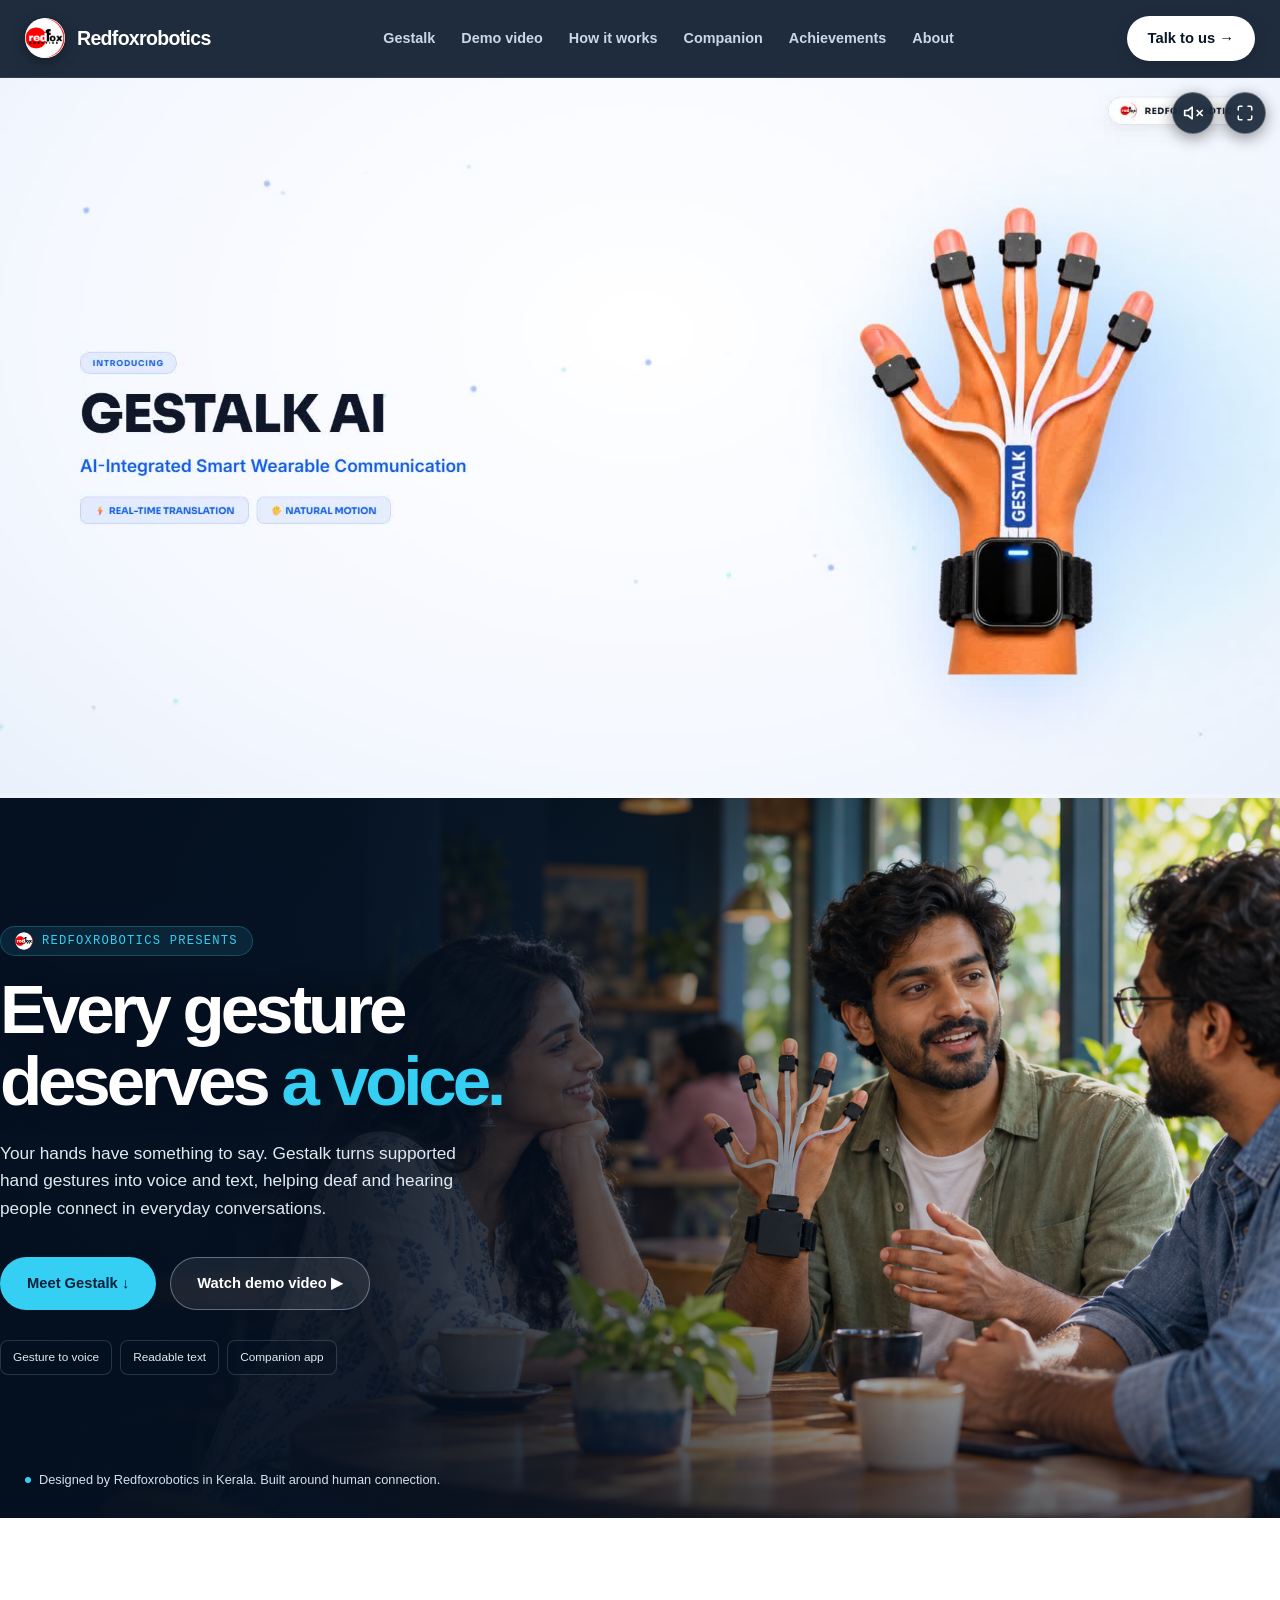
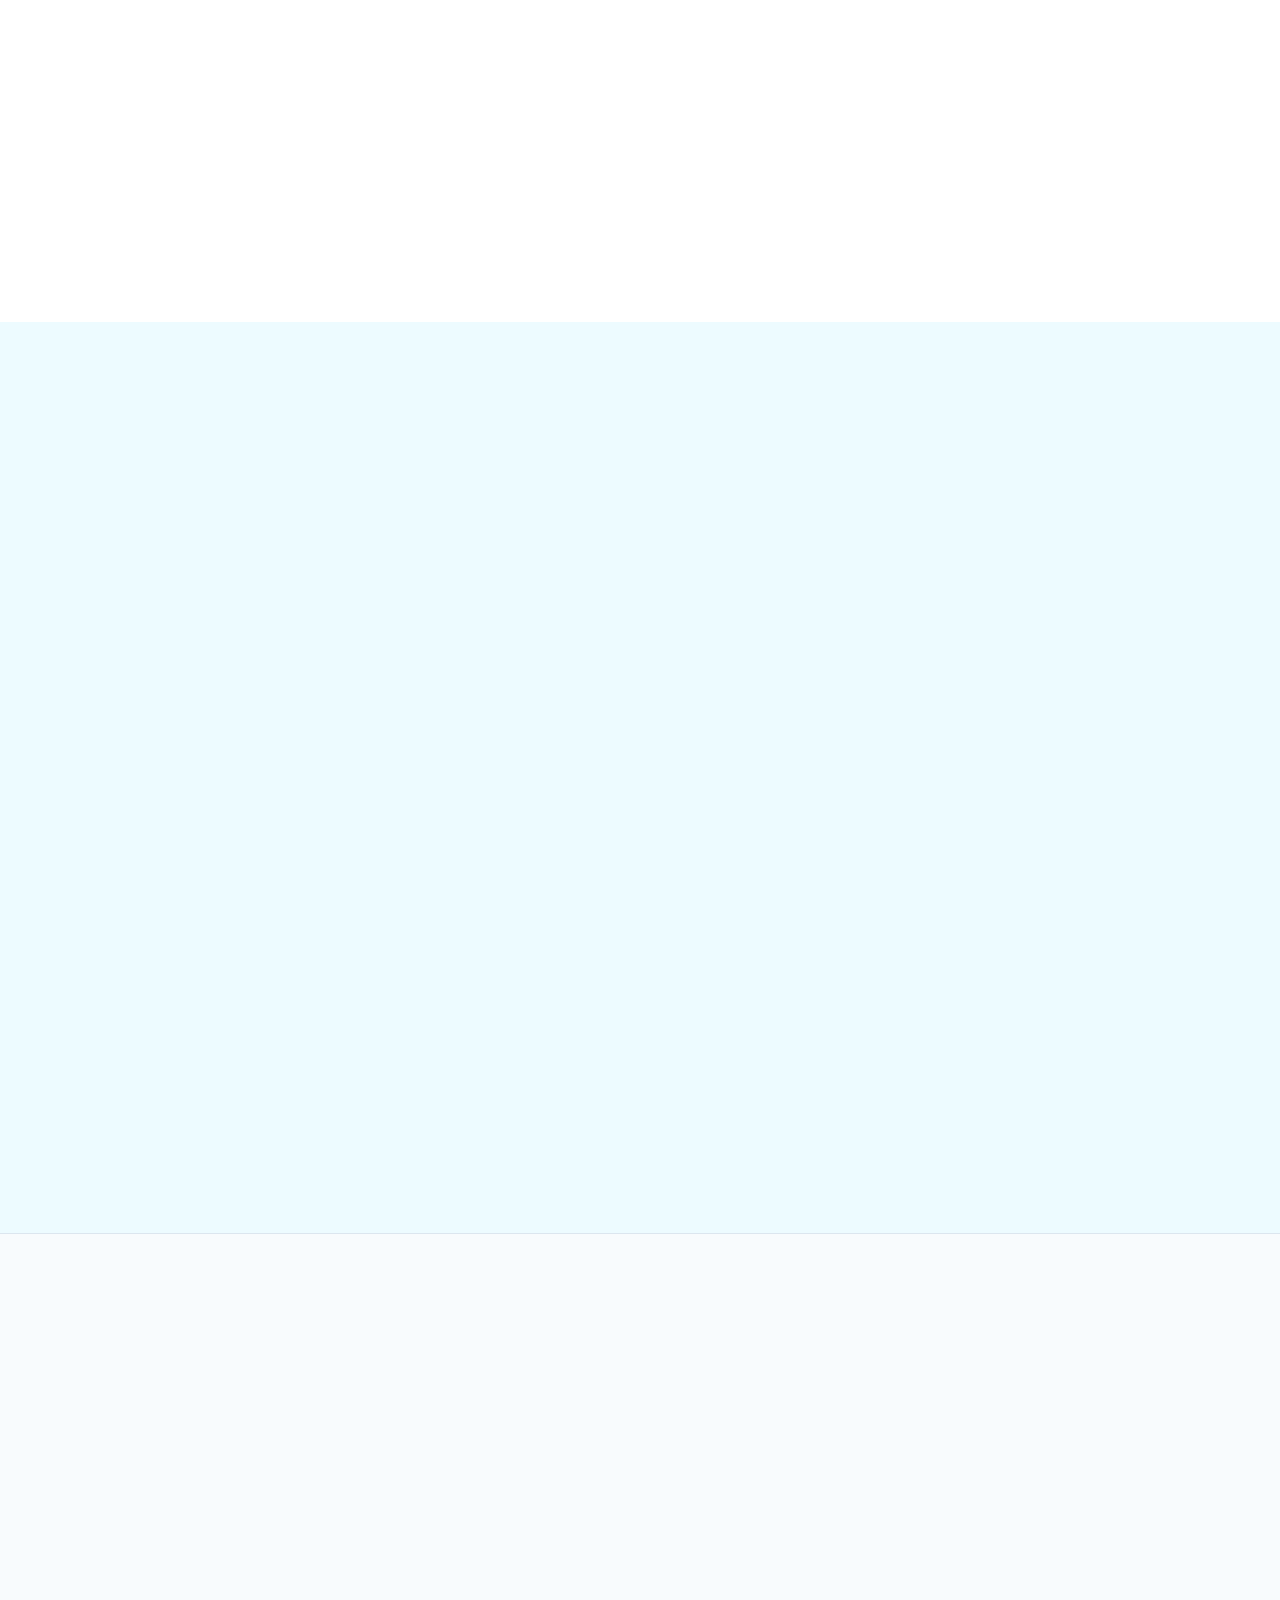
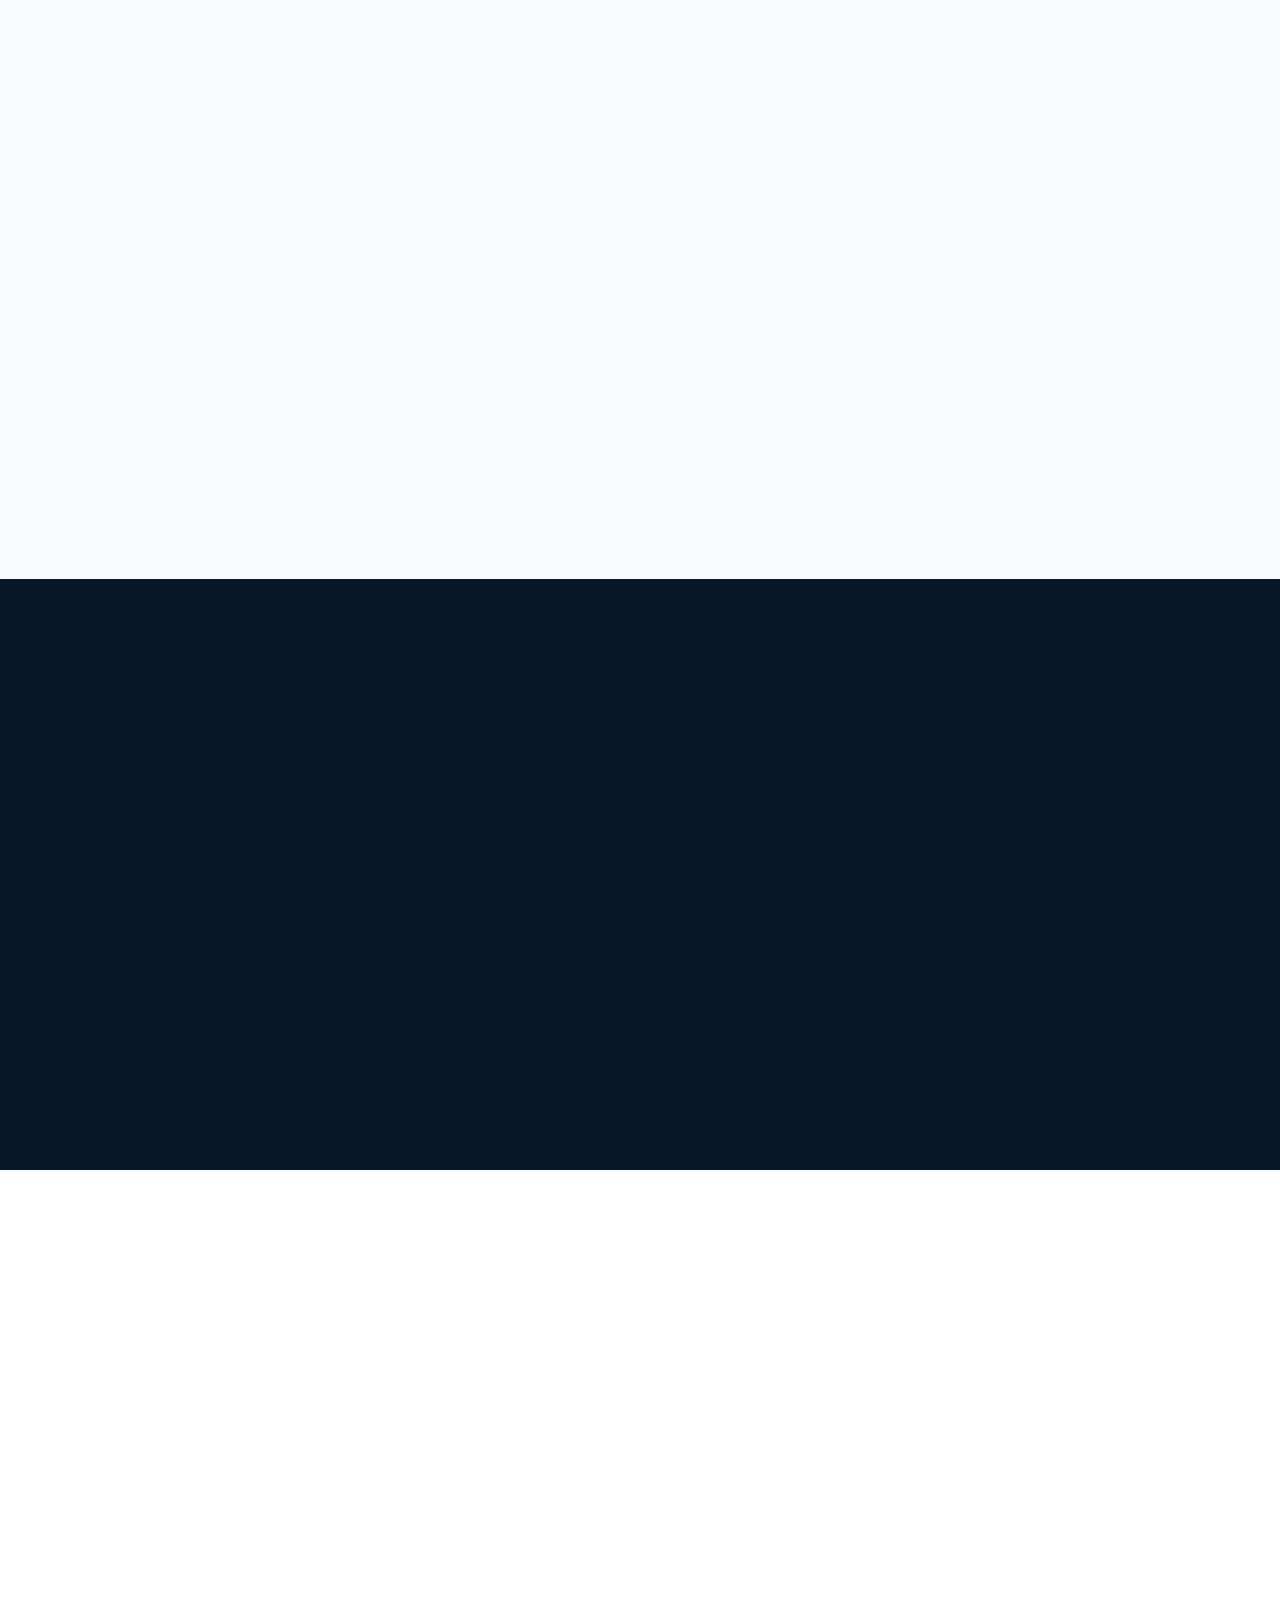
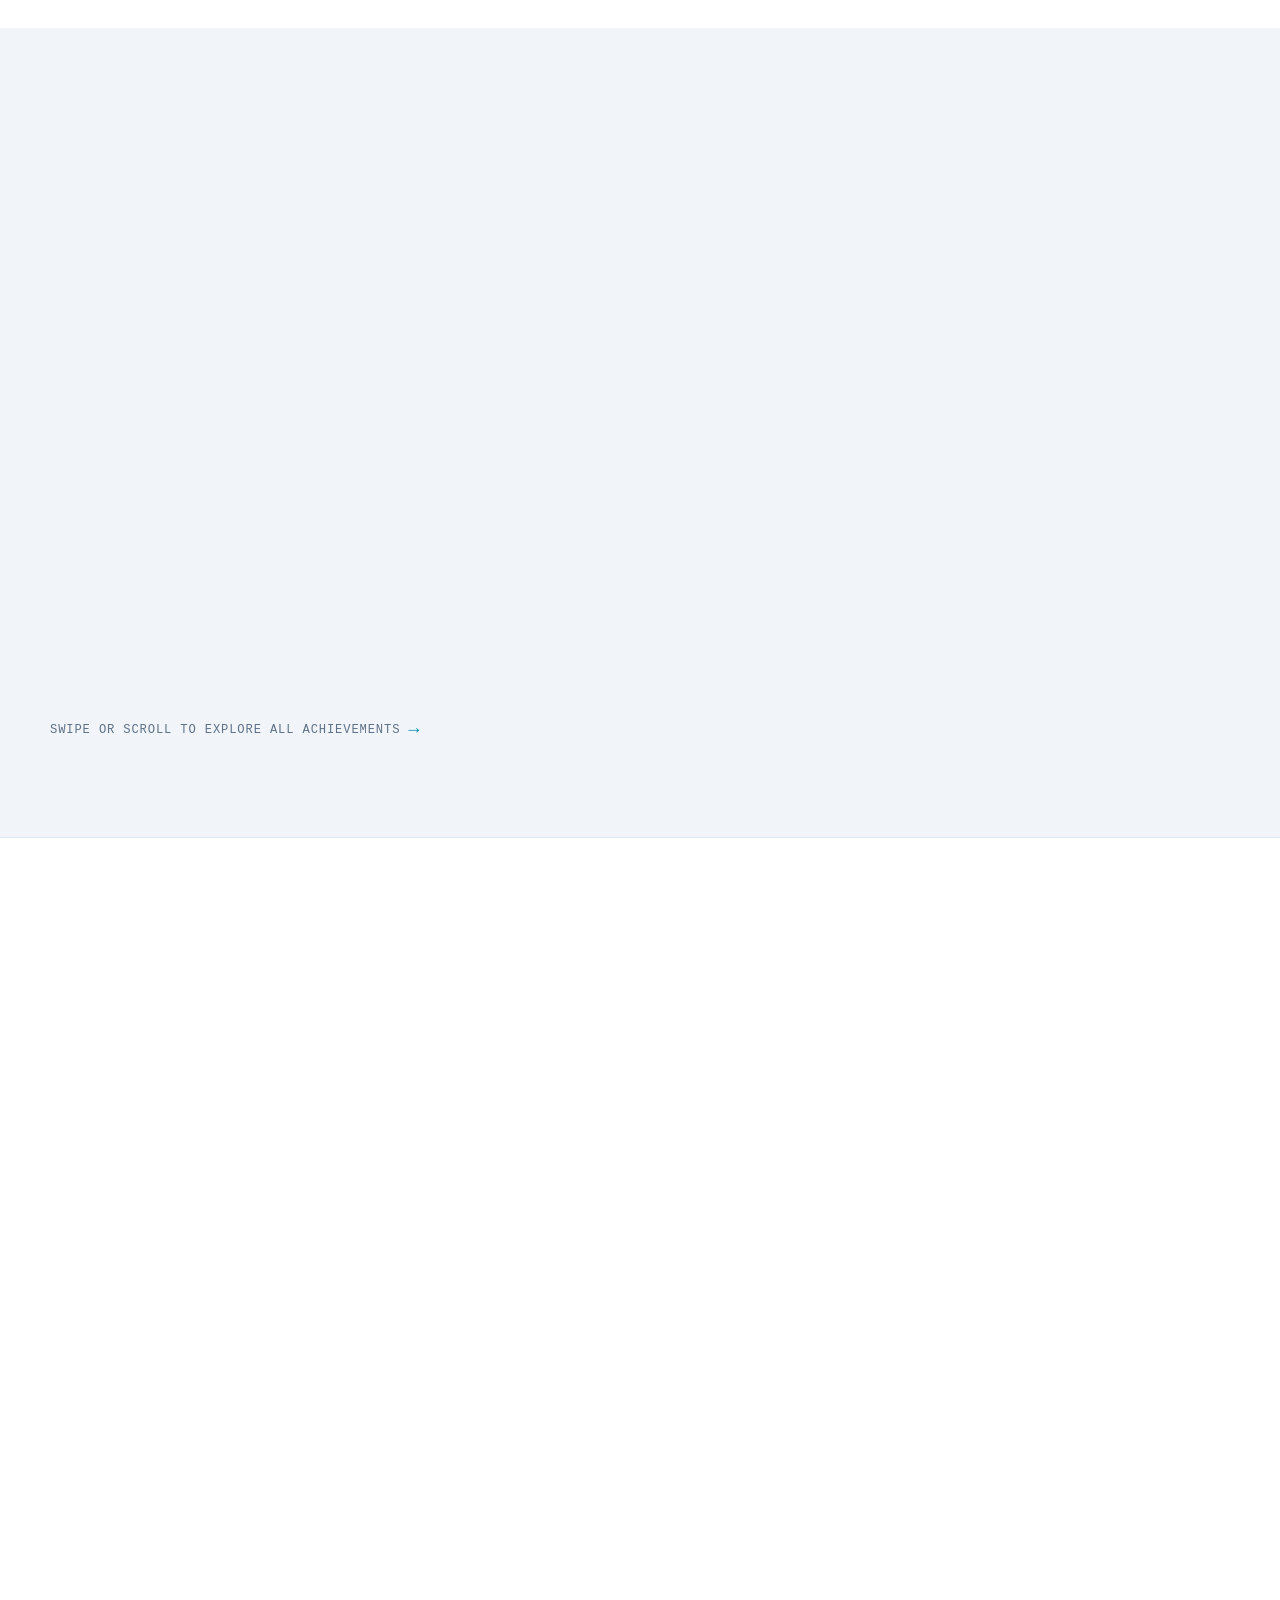
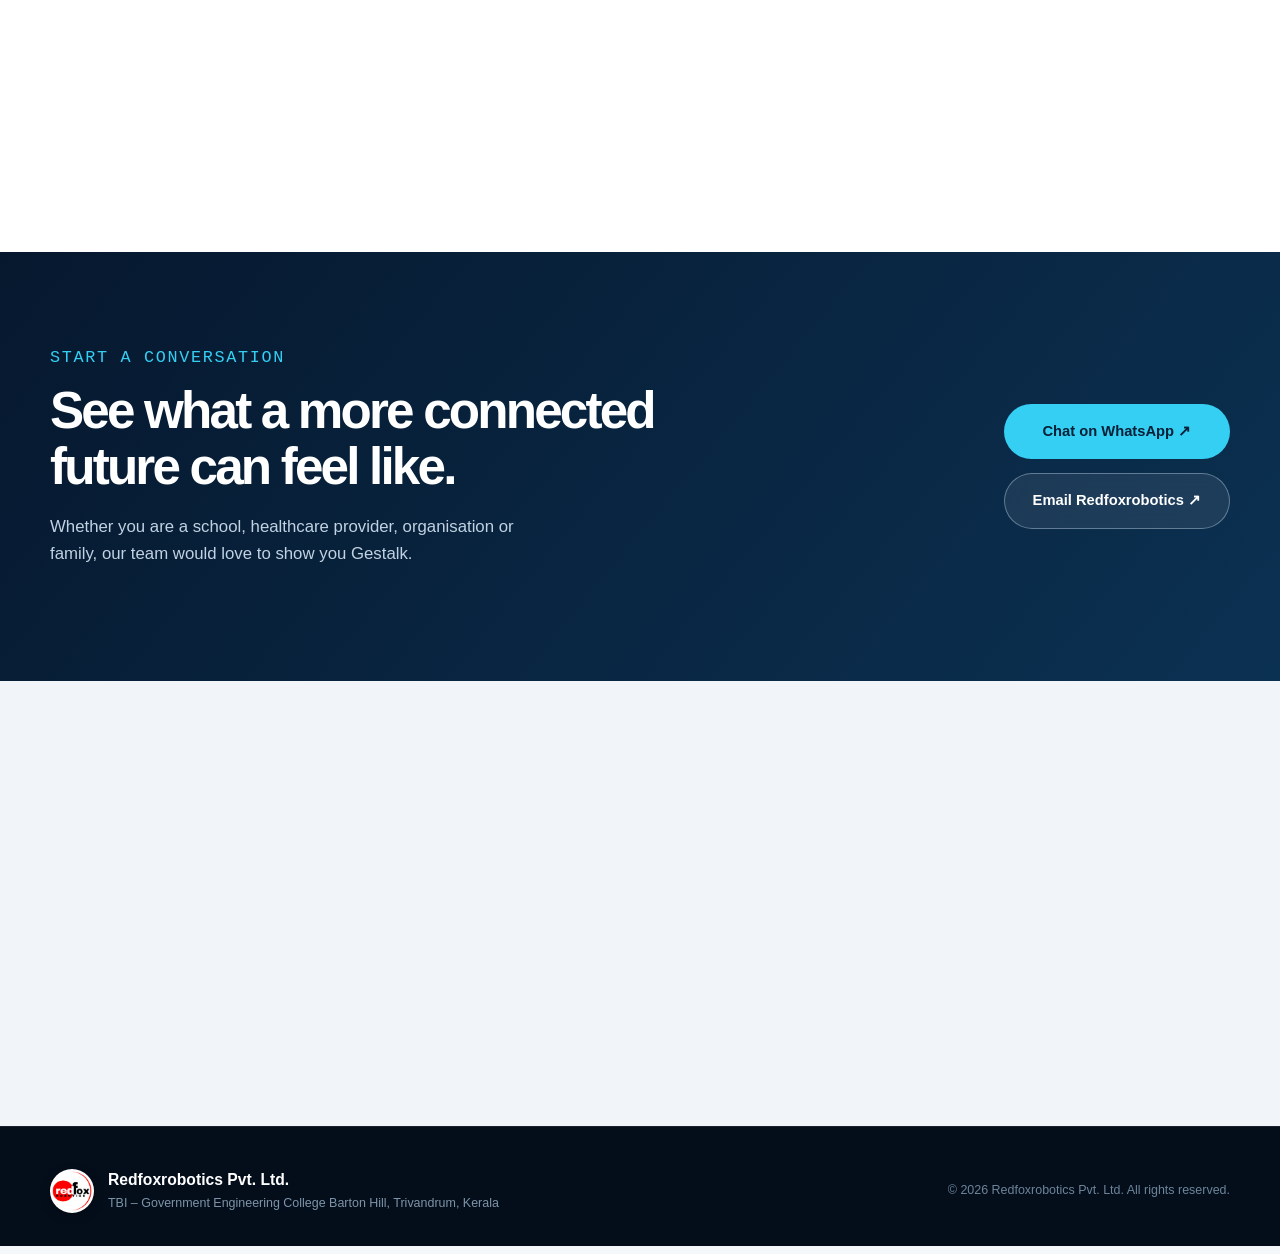
<file: index.html>
<!doctype html>
<html lang="en">
<head>
  <meta charset="utf-8">
    <meta http-equiv="Content-Security-Policy" content="default-src 'none'; script-src 'sha384-QLX1p9nzV6NfV30TYfRJLKOZUHgTvcQamyzpW3vjghV6FyVqHl8ncCTC0/jVmYP9'; script-src-attr 'none'; style-src 'self' https://fonts.googleapis.com; style-src-attr 'none'; font-src 'self' https://fonts.gstatic.com; img-src 'self' data:; media-src 'self'; connect-src 'none'; object-src 'none'; base-uri 'none'; form-action 'none'; frame-src 'none'; worker-src 'none'; upgrade-insecure-requests">
    <meta name="referrer" content="no-referrer">
  <meta name="viewport" content="width=device-width, initial-scale=1, viewport-fit=cover">
  <meta name="description" content="Redfoxrobotics presents Gestalk - smart communication glove turning hand gestures into voice and text for inclusive communication.">
  <title>Redfoxrobotics | Gestalk Smart Glove</title>
  <link rel="icon" type="image/png" sizes="32x32" href="favicon-32.png">
  <link rel="apple-touch-icon" sizes="180x180" href="apple-touch-icon.png">
  <link href="https://fonts.googleapis.com/css2?family=DM+Mono:wght@400;500&family=Manrope:wght@400;500;600;700;800&display=swap" rel="stylesheet">
  <link rel="stylesheet" href="assets/css/site.css">
</head>
<body>
  <a class="skip-link" href="#gestalk">Skip to Gestalk</a>
  <!-- HEADER / NAVBAR -->
  <header class="nav" id="mainNav">
    <div class="nav-in">
      <a class="brand" href="#top" aria-label="Redfoxrobotics Home">
        <img src="redfox-logo-circle.png" alt="Redfoxrobotics Logo" class="brand-logo" width="40" height="40">
        <span class="brand-name">Redfoxrobotics</span>
      </a>

      <!-- Navigation Menu (Desktop & Mobile Drawer) -->
      <div class="nav-menu" id="navMenu">
        <nav class="links" aria-label="Main Navigation">
          <a href="#gestalk">Gestalk</a>
          <a href="#demo">Demo video</a>
          <a href="#how">How it works</a>
          <a href="#companion">Companion</a>
          <a href="#achievements">Achievements</a>
          <a href="#about">About</a>
        </nav>
        <a class="nav-cta mobile-cta" href="#contact">Talk to us →</a>
      </div>

      <!-- Desktop CTA & Hamburger Button -->
      <a class="nav-cta desktop-cta" href="#contact">Talk to us →</a>
      <button class="nav-toggle" id="navToggle" type="button" aria-label="Toggle navigation menu" aria-expanded="false" aria-controls="navMenu">
        <span></span>
        <span></span>
        <span></span>
      </button>
    </div>
  </header>

  <!-- MAIN CONTENT -->
  <main id="top">
    <!-- HERO OPENING VIDEO SHOWCASE (100% PERFECT 16:9 ACTUAL VIDEO RATIO) -->
    <section class="hero-video-stage" id="openingVideo" aria-label="Gestalk Opening Video">
      <div class="hero-video-container">
        <video id="heroVideo" class="hero-video-element" playsinline preload="auto" loop poster="gestalk-film-poster.jpg">
          <source src="gestalk-product-film.mp4" type="video/mp4">
          Your browser does not support HTML5 video.
        </video>
      </div>

      <!-- Center: Play / Pause Button (Fades out during playback, ZERO text covering the video) -->
      <div class="hero-video-center">
        <button type="button" class="hero-play-pause-btn" id="heroPlayPauseBtn" aria-label="Play or pause video" title="Play / Pause">
          <svg class="hero-icon-play" viewBox="0 0 24 24" width="38" height="38" fill="currentColor">
            <polygon points="7 4 20 12 7 20 7 4"></polygon>
          </svg>
          <svg class="hero-icon-pause" viewBox="0 0 24 24" width="38" height="38" fill="currentColor">
            <rect x="6" y="4" width="4" height="16" rx="1.5"></rect>
            <rect x="14" y="4" width="4" height="16" rx="1.5"></rect>
          </svg>
        </button>
      </div>

      <!-- Top-Right Floating Controls (Sound & Fullscreen) -->
      <div class="hero-video-top-controls">
        <button type="button" class="hero-ctrl-btn" id="heroSoundToggle" aria-label="Toggle sound" title="Sound: Default (On)">
          <svg class="hero-sound-off" viewBox="0 0 24 24" width="20" height="20" fill="none" stroke="currentColor" stroke-width="2" stroke-linecap="round" stroke-linejoin="round">
            <polygon points="11 5 6 9 2 9 2 15 6 15 11 19 11 5"></polygon>
            <line x1="23" y1="9" x2="17" y2="15"></line>
            <line x1="17" y1="9" x2="23" y2="15"></line>
          </svg>
          <svg class="hero-sound-on" viewBox="0 0 24 24" width="20" height="20" fill="none" stroke="currentColor" stroke-width="2" stroke-linecap="round" stroke-linejoin="round">
            <polygon points="11 5 6 9 2 9 2 15 6 15 11 19 11 5"></polygon>
            <path d="M19.07 4.93a10 10 0 0 1 0 14.14M15.54 8.46a5 5 0 0 1 0 7.07"></path>
          </svg>
        </button>
        <button type="button" class="hero-ctrl-btn" id="heroFullscreenBtn" aria-label="Full screen" title="Full Screen">
          <svg viewBox="0 0 24 24" width="18" height="18" fill="none" stroke="currentColor" stroke-width="2" stroke-linecap="round" stroke-linejoin="round">
            <path d="M8 3H5a2 2 0 0 0-2 2v3m18 0V5a2 2 0 0 0-2-2h-3m0 18h3a2 2 0 0 0 2-2v-3M3 16v3a2 2 0 0 0 2 2h3"></path>
          </svg>
        </button>
      </div>

      <!-- Slim Bottom Video Progress Line (Clean & Unobtrusive) -->
      <div class="hero-progress-line" id="heroProgressTrack" role="slider" aria-label="Video timeline" aria-valuenow="0" aria-valuemin="0" aria-valuemax="100">
        <div class="hero-progress-fill" id="heroProgressFill"></div>
      </div>
    </section>

    <!-- HERO SECTION WITH EXISTING AI IMAGE & ORIGINAL CONTENT -->
    <section class="hero" id="hero">
      <figure class="hero-scene">
        <img class="hero-image" src="gestalk-conversation-hero.png" alt="A person wearing the Gestalk smart glove and sharing a relaxed conversation with two friends" width="1672" height="941" fetchpriority="high" decoding="async">
      </figure>
      <div class="hero-content">
        <div class="hero-message">
          <div class="eyebrow">
            <img src="redfox-logo-circle.png" alt="" class="eyebrow-logo" width="18" height="18">
            <span>Redfoxrobotics presents</span>
          </div>
          <h1>Every gesture deserves <span>a voice.</span></h1>
          <p class="hero-copy">Your hands have something to say. Gestalk turns supported hand gestures into voice and text, helping deaf and hearing people connect in everyday conversations.</p>
          <div class="hero-actions">
            <a class="button primary" href="#gestalk">Meet Gestalk ↓</a>
            <a class="button secondary" href="#demo">Watch demo video ▶</a>
          </div>
          <div class="hero-tags"><span>Gesture to voice</span><span>Readable text</span><span>Companion app</span></div>
        </div>
      </div>
      <div class="hero-foot">Designed by Redfoxrobotics in Kerala. Built around human connection.</div>
    </section>

    <!-- INTRO -->
    <section class="intro">
      <div class="container intro-grid reveal">
        <div>
          <p class="kicker">Made for people</p>
          <h2>Communication should feel simple and natural.</h2>
        </div>
        <p class="lead">Gestalk is made to support <strong>clearer conversations, confidence and connection</strong> for deaf people and the hearing people around them.</p>
      </div>
    </section>

    <!-- PRODUCT: GESTALK -->
    <section class="product" id="gestalk">
      <div class="container">
        <div class="section-heading reveal">
          <div>
            <p class="kicker">Our smart glove</p>
            <h2>Gestalk</h2>
          </div>
          <p>Wearable technology with a simple purpose: help your message reach the people around you.</p>
        </div>
        <div class="product-grid">
          <div class="product-image reveal">
            <img src="gestalk-product.png" alt="Gestalk electronic glove with finger sensors and wrist-mounted device" width="584" height="661" decoding="async">
          </div>
          <div class="product-copy reveal">
            <div class="number">GESTALK / SMART COMMUNICATION GLOVE</div>
            <h3>A small glove for more meaningful conversations.</h3>
            <p>Gestalk brings finger sensors and a wrist-mounted device together in one wearable. Use supported gestures to share a message through the companion app, with voice and text for the person you are speaking with.</p>
            <ul class="features">
              <li><span class="check" aria-hidden="true">✓</span><span><strong>12 major Indian regional languages</strong>Audio output support for everyday conversations.</span></li>
              <li><span class="check" aria-hidden="true">✓</span><span><strong>Sign-language support</strong>Support for ISL, BSL and ASL signs. Ask us about the available gesture library.</span></li>
              <li><span class="check" aria-hidden="true">✓</span><span><strong>Customised signs</strong>Support tailored to your sign-language needs.</span></li>
              <li><span class="check" aria-hidden="true">✓</span><span><strong>Up to one-day battery life</strong>Battery life varies with usage and settings.</span></li>
            </ul>
            <div class="product-actions">
              <a class="button primary" href="#demo">Watch Gestalk Smart Glove ▶</a>
              <a class="button secondary" href="#how">Why Gestalk matters →</a>
            </div>
          </div>
        </div>
      </div>
    </section>

    <!-- GESTALK SMART GLOVE DEMO SHOWCASE (REEL ON LEFT, TEXT ON RIGHT) -->
    <section class="demo-showcase" id="demo">
      <div class="container">
        <div class="demo-reel-layout reveal">
          <!-- LEFT COLUMN: REEL VIDEO -->
          <div class="demo-reel-media">
            <figure class="video-cinema-stage">
              <div class="video-theater-frame mode-demo" id="videoFrame">
                <div class="video-theater-bar">
                  <div class="theater-bar-left">
                    <span class="theater-status-dot" aria-hidden="true"></span>
                    <span class="theater-status-label" id="videoStatusLabel">Gestalk Smart Glove</span>
                  </div>
                  <div class="theater-bar-right">
                    <span class="theater-badge-hd">0:41 min</span>
                  </div>
                </div>

                <div class="video-viewport">
                  <video id="gestalkVideo" class="gestalk-video-player" playsinline preload="auto" muted loop controls poster="gestalk-demo-poster.jpg">
                    <source src="gestalk-video.mp4" type="video/mp4" id="videoSource">
                    Your browser does not support HTML5 video.
                  </video>
                  <div class="video-play-overlay" id="videoPlayOverlay" aria-hidden="true">
                    <div class="video-play-circle">
                      <svg viewBox="0 0 24 24"><path d="M8 5v14l11-7z" fill="currentColor"/></svg>
                    </div>
                  </div>
                  <div class="video-overlay-actions">
                    <button type="button" class="video-icon-btn" id="videoSoundToggle" aria-label="Unmute audio" title="Unmute audio" aria-pressed="false">
                      <svg class="icon-sound-off" viewBox="0 0 24 24" width="20" height="20" fill="none" stroke="currentColor" stroke-width="2" stroke-linecap="round" stroke-linejoin="round" aria-hidden="true">
                        <polygon points="11 5 6 9 2 9 2 15 6 15 11 19 11 5"></polygon>
                        <line x1="23" y1="9" x2="17" y2="15"></line>
                        <line x1="17" y1="9" x2="23" y2="15"></line>
                      </svg>
                      <svg class="icon-sound-on" viewBox="0 0 24 24" width="20" height="20" fill="none" stroke="currentColor" stroke-width="2" stroke-linecap="round" stroke-linejoin="round" aria-hidden="true">
                        <polygon points="11 5 6 9 2 9 2 15 6 15 11 19 11 5"></polygon>
                        <path d="M19.07 4.93a10 10 0 0 1 0 14.14M15.54 8.46a5 5 0 0 1 0 7.07"></path>
                      </svg>
                    </button>
                    <button type="button" class="video-icon-btn" id="videoFullscreenToggle" aria-label="Enter fullscreen" title="Enter fullscreen" aria-pressed="false">
                      <svg class="icon-fullscreen-enter" viewBox="0 0 24 24" width="18" height="18" fill="none" stroke="currentColor" stroke-width="2" stroke-linecap="round" stroke-linejoin="round" aria-hidden="true">
                        <path d="M8 3H5a2 2 0 0 0-2 2v3m18 0V5a2 2 0 0 0-2-2h-3m0 18h3a2 2 0 0 0 2-2v-3M3 16v3a2 2 0 0 0 2 2h3"></path>
                      </svg>
                      <svg class="icon-fullscreen-exit" viewBox="0 0 24 24" width="18" height="18" fill="none" stroke="currentColor" stroke-width="2" stroke-linecap="round" stroke-linejoin="round" aria-hidden="true">
                        <path d="M4 14h6m0 0v6m0-6-7 7m17-11h-6m0 0V4m0 6 7-7m-7 17v-6m0 0h6m-6 0 7 7M10 4v6m0 0H4m6 0L3 3"></path>
                      </svg>
                    </button>
                  </div>
                </div>
              </div>
              <figcaption class="video-caption" id="videoCaption">
                Gestalk Smart Glove · Translating gestures to voice and text in real time
              </figcaption>
            </figure>
          </div>

          <!-- RIGHT COLUMN: CORRESPONDING TEXT & ACTIONS -->
          <div class="demo-reel-content">
            <div class="section-heading-side">
              <p class="kicker">Gestalk Smart Glove</p>
              <h2>See the Gestalk Glove in Action</h2>
              <p class="lead">Watch the Gestalk Smart Glove and companion smartphone app translate live hand signs into clear speech and text in real time.</p>
            </div>
            <ul class="features">
              <li>
                <span class="check" aria-hidden="true">✓</span>
                <span><strong>Instant real-time translation</strong>Finger flex sensors and precision IMU convert hand movement into speech output instantly.</span>
              </li>
              <li>
                <span class="check" aria-hidden="true">✓</span>
                <span><strong>12 major Indian regional languages</strong>Audio output and text translation designed for everyday conversations across India.</span>
              </li>
              <li>
                <span class="check" aria-hidden="true">✓</span>
                <span><strong>Companion smartphone app</strong>Displays live readable text on the phone screen for effortless two-way communication.</span>
              </li>
            </ul>
            <div class="video-showcase-actions">
              <a class="button primary" href="#contact">Request a live demo ↗</a>
              <a class="button secondary" href="#how">How Gestalk works ↓</a>
            </div>
          </div>
        </div>
      </div>
    </section>
      </div>
    </section>

    <!-- WHY GESTALK / HOW IT WORKS -->
    <section class="how" id="how">
      <div class="container">
        <p class="kicker reveal">Simple by design</p>
        <h2 class="reveal">From a gesture to a conversation.</h2>
        <p class="reveal">A wearable, a phone and a shared moment. Here is how Gestalk supports the conversation.</p>
        <div class="steps">
          <article class="step reveal">
            <div class="step-icon" aria-hidden="true">01</div>
            <h3>Wear &amp; connect</h3>
            <p>Put on your Gestalk glove and pair it with the companion app over Bluetooth.</p>
          </article>
          <article class="step reveal">
            <div class="step-icon" aria-hidden="true">02</div>
            <h3>Make your gesture</h3>
            <p>Use a supported sign. The glove senses your hand movement and sends it to the app.</p>
          </article>
          <article class="step reveal">
            <div class="step-icon" aria-hidden="true">03</div>
            <h3>Share &amp; reply</h3>
            <p>The app presents your message as voice and text. Read a spoken reply on your phone.</p>
          </article>
        </div>
      </div>
    </section>

    <!-- THE COMPANION -->
    <section class="companion" id="companion">
      <svg xmlns="http://www.w3.org/2000/svg" aria-hidden="true" class="app-icon-definitions">
        <symbol id="app-bluetooth" viewBox="0 0 24 24"><path d="m7 7 10 10-5 4V3l5 4L7 17" fill="none" stroke="currentColor" stroke-width="1.8" stroke-linecap="round" stroke-linejoin="round"/></symbol>
        <symbol id="app-chat" viewBox="0 0 24 24"><path d="M20 11a8 8 0 0 1-8 8H5l-3 3V11a9 9 0 1 1 18 0Z" fill="none" stroke="currentColor" stroke-width="1.7" stroke-linejoin="round"/><path d="M7 9h8M7 13h5" stroke="currentColor" stroke-width="1.7" stroke-linecap="round"/></symbol>
        <symbol id="app-mic" viewBox="0 0 24 24"><rect x="9" y="2" width="6" height="12" rx="3" fill="none" stroke="currentColor" stroke-width="1.8"/><path d="M5 10v2a7 7 0 0 0 14 0v-2M12 19v3M8 22h8" fill="none" stroke="currentColor" stroke-width="1.8" stroke-linecap="round"/></symbol>
        <symbol id="app-speaker" viewBox="0 0 24 24"><path d="M4 9h4l5-4v14l-5-4H4ZM17 8a6 6 0 0 1 0 8M20 5a10 10 0 0 1 0 14" fill="none" stroke="currentColor" stroke-width="1.8" stroke-linejoin="round" stroke-linecap="round"/></symbol>
        <symbol id="app-hand" viewBox="0 0 24 24"><path d="M7 12V6a1.5 1.5 0 0 1 3 0v5-7a1.5 1.5 0 0 1 3 0v7-6a1.5 1.5 0 0 1 3 0v7-4a1.5 1.5 0 0 1 3 0v8a6 6 0 0 1-10 4l-5-5a1.5 1.5 0 0 1 2-2l3 3" fill="none" stroke="currentColor" stroke-width="1.5" stroke-linejoin="round" stroke-linecap="round"/></symbol>
      </svg>
      <div class="container companion-grid">
        <div class="reveal">
          <p class="kicker">The Gestalk mobile app</p>
          <h2>One conversation.<br>More ways to connect.</h2>
          <p class="lead companion-lead">Your glove and phone work together to help you express yourself—and follow the reply. Connect, gesture, and keep the conversation going.</p>
          <div class="app-features">
            <article class="app-feature">
              <span class="app-icon"><svg aria-hidden="true"><use href="#app-bluetooth"/></svg></span>
              <div><h3>Connect your Gestalk glove</h3><p>Pair your device with the app over Bluetooth and see its connection and battery status in one place.</p></div>
            </article>
            <article class="app-feature">
              <span class="app-icon"><svg aria-hidden="true"><use href="#app-chat"/></svg></span>
              <div><h3>Gestures into voice, text &amp; images</h3><p>Share your message as spoken words, readable text and a visual cue that makes the meaning easier to follow.</p></div>
            </article>
            <article class="app-feature">
              <span class="app-icon"><svg aria-hidden="true"><use href="#app-mic"/></svg></span>
              <div><h3>Speech back into text</h3><p>Read the other person's spoken reply on your phone, so communication flows in both directions.</p></div>
            </article>
          </div>
          <a class="button primary" href="#demo">Watch Gestalk in action ▶</a>
        </div>
        <figure class="app-stage reveal">
          <div class="demo-heading"><span class="kicker">A conversation, illustrated</span><p>Choose a message to explore the app preview.</p></div>
          <div class="demo-options" role="group" aria-label="Example gesture messages">
            <button type="button" class="demo-option selected" data-example="water" aria-pressed="true">Water</button>
            <button type="button" class="demo-option" data-example="hello" aria-pressed="false">Hello</button>
            <button type="button" class="demo-option" data-example="thanks" aria-pressed="false">Thank you</button>
          </div>
          <div class="app">
            <div class="app-header">
              <div class="app-status">
                <span>9:41</span><span class="app-camera" aria-hidden="true"></span>
                <span class="app-status-icons" aria-hidden="true"><svg viewBox="0 0 20 14"><path d="M2 12V9m4 3V6m4 6V3m4 9V1" stroke="currentColor" stroke-width="2"/></svg><svg viewBox="0 0 22 12"><rect x="1" y="1" width="17" height="10" rx="2" fill="none" stroke="currentColor"/><rect x="3" y="3" width="12" height="6" rx="1" fill="currentColor"/><path d="M20 4v4" stroke="currentColor" stroke-width="2"/></svg></span>
              </div>
              <div class="app-brand"><span class="app-brand-mark">G</span><div><strong>Gestalk</strong><small>Your everyday conversation companion</small></div><span class="app-preview-tag">PREVIEW</span></div>
            </div>
            <div class="app-body">
              <div class="app-device">
                <img src="gestalk-product.png" alt="" width="36" height="48" loading="lazy">
                <div><strong>Gestalk smart glove</strong><span class="app-connected">Connected via Bluetooth</span></div>
                <div class="app-battery"><strong>82%</strong>Battery</div>
              </div>
              <div class="app-conversation-title"><strong>Let's talk</strong><span>Two-way conversation</span></div>
              <div class="app-gesture">
                <div class="app-label"><svg aria-hidden="true"><use href="#app-hand"/></svg>YOUR GESTURE<span class="app-recognised">Recognised ✓</span></div>
                <h4 id="demoMessage" aria-live="polite" aria-atomic="true">I would like some water.</h4>
                <div class="app-output-tags"><span>Voice</span><span>Text</span><span>Image</span></div>
                <div class="app-audio">
                  <span class="app-speaker"><svg aria-hidden="true"><use href="#app-speaker"/></svg></span>
                  <div><strong>Voice output</strong><small>English · gesture translation</small></div>
                  <span class="app-wave" aria-hidden="true"><i class="wave-bar-8"></i><i class="wave-bar-15"></i><i class="wave-bar-24"></i><i class="wave-bar-12"></i><i class="wave-bar-27"></i><i class="wave-bar-18"></i><i class="wave-bar-9"></i><i class="wave-bar-21"></i><i class="wave-bar-12"></i></span>
                </div>
                <div class="app-picture">
                  <span class="app-picture-art"><svg viewBox="0 0 60 68" role="img" aria-label="Illustration of a glass of water"><ellipse cx="30" cy="61" rx="19" ry="3" fill="#aad9ed"/><path d="m13 13 5 46h24l5-46Z" fill="#ffffff" stroke="#74b4d4" stroke-width="2"/><path d="m16 30 3 26h22l3-26c-10 5-17-5-28 0Z" fill="#64c9ee"/><path d="m20 18 3 32" stroke="#ffffff" stroke-width="3" stroke-linecap="round"/><ellipse cx="30" cy="13" rx="17" ry="4" fill="#e4f6ff" stroke="#74b4d4" stroke-width="2"/></svg></span>
                  <div><small>IMAGE OUTPUT</small><strong id="demoCue">Water</strong><small>A visual cue for your message</small></div>
                </div>
              </div>
              <div class="app-reply">
                <div class="app-label"><svg aria-hidden="true"><use href="#app-mic"/></svg>SPOKEN REPLY → TEXT</div>
                <p id="demoReply">“Of course. Here you go.”</p>
                <small>Their voice, ready for you to read.</small>
              </div>
            </div>
            <div class="app-home-indicator" aria-hidden="true"></div>
          </div>
          <figcaption>Illustrative app preview · an example conversation<a class="app-preview-link" href="gestalk-app-preview.png" target="_blank" rel="noopener noreferrer">Open preview image ↗</a></figcaption>
        </figure>
      </div>
    </section>

    <!-- COMMUNITY STORY -->
    <section class="impact-story" id="story">
      <div class="container">
        <div class="section-heading reveal">
          <div>
            <p class="kicker">Why Gestalk matters</p>
            <h2>More ways to be understood.</h2>
          </div>
          <p>Built to support more confident, everyday interaction within the deaf community and beyond.</p>
        </div>
        <article class="impact-card reveal">
          <img src="gestalk-community-story.png" alt="A Gestalk wearer communicating with deaf community members in a learning space" width="600" height="420" loading="lazy" decoding="async">
          <div class="impact-copy">
            <div class="number">COMMUNITY STORY</div>
            <h3>Connection should never be out of reach.</h3>
            <p>Gestalk is designed to help turn a gesture into a message that can be shared more easily. It supports the moments that make up daily life—from learning together to joining conversations with friends, family and teachers.</p>
            <div class="impact-points">
              <div class="impact-point"><b>1</b><span>Encourages more confident, independent communication.</span></div>
              <div class="impact-point"><b>2</b><span>Creates a bridge between signed gestures and spoken or written language.</span></div>
              <div class="impact-point"><b>3</b><span>Designed with a people-first, community-led purpose.</span></div>
            </div>
          </div>
        </article>
      </div>
    </section>

    <!-- ACHIEVEMENTS -->
    <section class="achievements" id="achievements">
      <div class="container">
        <div class="section-heading reveal">
          <div>
            <p class="kicker">Recognition</p>
            <h2>Achievements</h2>
          </div>
          <p>55+ technical awards and recognitions across project expos, hackathons and entrepreneurship conclaves.</p>
        </div>
        <div class="awards-scroller reveal" role="region" tabindex="0" aria-label="Redfoxrobotics achievements gallery">
          <figure class="award-card"><img src="A1.webp" alt="Redfoxrobotics achievement 1" loading="lazy"><figcaption>Achievement 01</figcaption></figure>
          <figure class="award-card"><img src="A2.webp" alt="Redfoxrobotics achievement 2" loading="lazy"><figcaption>Achievement 02</figcaption></figure>
          <figure class="award-card"><img src="A3.webp" alt="Redfoxrobotics achievement 3" loading="lazy"><figcaption>Achievement 03</figcaption></figure>
          <figure class="award-card"><img src="A4.webp" alt="Redfoxrobotics achievement 4" loading="lazy"><figcaption>Achievement 04</figcaption></figure>
          <figure class="award-card"><img src="A5.webp" alt="Redfoxrobotics achievement 5" loading="lazy"><figcaption>Achievement 05</figcaption></figure>
          <figure class="award-card"><img src="A6.webp" alt="Redfoxrobotics achievement 6" loading="lazy"><figcaption>Achievement 06</figcaption></figure>
          <figure class="award-card"><img src="A7.webp" alt="Redfoxrobotics achievement 7" loading="lazy"><figcaption>Achievement 07</figcaption></figure>
          <figure class="award-card"><img src="A8.webp" alt="Redfoxrobotics achievement 8" loading="lazy"><figcaption>Achievement 08</figcaption></figure>
          <figure class="award-card"><img src="A9.webp" alt="Redfoxrobotics achievement 9" loading="lazy"><figcaption>Achievement 09</figcaption></figure>
          <figure class="award-card"><img src="A10.webp" alt="Redfoxrobotics achievement 10" loading="lazy"><figcaption>Achievement 10</figcaption></figure>
          <figure class="award-card"><img src="A11.webp" alt="Redfoxrobotics achievement 11" loading="lazy"><figcaption>Achievement 11</figcaption></figure>
          <figure class="award-card"><img src="A12.webp" alt="Redfoxrobotics achievement 12" loading="lazy"><figcaption>Achievement 12</figcaption></figure>
          <figure class="award-card"><img src="A13.webp" alt="Redfoxrobotics achievement 13" loading="lazy"><figcaption>Achievement 13</figcaption></figure>
          <figure class="award-card"><img src="A14.webp" alt="Redfoxrobotics achievement 14" loading="lazy"><figcaption>Achievement 14</figcaption></figure>
          <figure class="award-card"><img src="A15.webp" alt="Redfoxrobotics achievement 15" loading="lazy"><figcaption>Achievement 15</figcaption></figure>
          <figure class="award-card"><img src="A16.webp" alt="Redfoxrobotics achievement 16" loading="lazy"><figcaption>Achievement 16</figcaption></figure>
          <figure class="award-card"><img src="A17.webp" alt="Redfoxrobotics achievement 17" loading="lazy"><figcaption>Achievement 17</figcaption></figure>
          <figure class="award-card"><img src="A18.webp" alt="Redfoxrobotics achievement 18" loading="lazy"><figcaption>Achievement 18</figcaption></figure>
        </div>
        <p class="scroll-hint">Swipe or scroll to explore all achievements <span>→</span></p>
      </div>
    </section>

    <section class="gestalk-faq" id="questions">
      <div class="container faq-grid">
        <div class="reveal"><p class="kicker">Get to know Gestalk</p><h2>A little clarity.<br>A closer connection.</h2><p class="lead">Have a question about your needs? Talk to our team for a guided demo.</p><a class="text-link" href="#contact">Let's talk about Gestalk ↗</a></div>
        <div class="faq-list reveal">
          <details><summary>What does the Gestalk smart glove do?</summary><p>Gestalk senses supported hand gestures and works with its companion app to present a message as voice, text and a visual cue. The app also supports converting a spoken reply into text.</p></details>
          <details><summary>Does Gestalk translate every sign?</summary><p>Recognition depends on the supported gesture library and setup. Sign languages also use facial expressions, body movement and context. Ask our team which signs are available and how custom signs can be configured for your needs.</p></details>
          <details><summary>Who can explore a Gestalk demo?</summary><p>Individuals, families, schools and organisations interested in accessible communication can contact Redfoxrobotics. We can walk you through the glove, app and supported conversation examples.</p></details>
          <details><summary>How can I get Gestalk?</summary><p>Contact our team on WhatsApp or email to discuss availability, pricing, language support and a demonstration suited to your needs.</p></details>
        </div>
      </div>
    </section>

    <!-- ABOUT -->
    <section class="intro" id="about">
      <div class="container reveal">
        <p class="kicker">Built in Kerala, for real-world impact</p>
        <h2>Purpose-led products. Practical progress.</h2>
        <p class="lead">Redfoxrobotics Pvt. Ltd. is incubated at TBI, Government Engineering College Barton Hill, Trivandrum.</p>
        <div class="proofs">
          <div class="proof">
            <strong>55+</strong>
            <span>awards and recognitions</span>
          </div>
          <div class="proof">
            <strong>1</strong>
            <span>smart glove for easier communication</span>
          </div>
        </div>
      </div>
    </section>

    <!-- CONTACT -->
    <section class="contact" id="contact">
      <div class="container contact-in">
        <div>
          <p class="kicker">Start a conversation</p>
          <h2>See what a more connected future can feel like.</h2>
          <p>Whether you are a school, healthcare provider, organisation or family, our team would love to show you Gestalk.</p>
        </div>
        <div class="contact-actions">
          <a class="button primary" href="https://wa.me/916282157697" target="_blank" rel="noopener noreferrer">Chat on WhatsApp ↗</a>
          <a class="button secondary" href="mailto:StartUp.mailrobotics@gmail.com">Email Redfoxrobotics ↗</a>
        </div>
      </div>
    </section>
    <!-- BACKED BY KSUM -->
    <section class="backed" id="backed">
      <div class="container reveal">
        <p class="kicker">Our ecosystem</p>
        <h2>Backed by Kerala Startup Mission</h2>
        <div class="backed-card">
          <img src="ksum-logo.png" alt="Kerala Startup Mission logo" width="220" height="85">
          <p><strong>Redfoxrobotics Pvt. Ltd.</strong> is supported by Kerala Startup Mission, helping us build accessible technology with real-world impact.</p>
        </div>
      </div>
    </section>
  </main>

  <!-- FOOTER -->
  <footer>
    <div class="container foot">
      <div class="foot-brand">
        <img src="redfox-logo-circle.png" alt="Redfoxrobotics Logo" class="foot-logo" width="44" height="44">
        <div class="foot-info">
          <strong>Redfoxrobotics Pvt. Ltd.</strong>
          <span>TBI – Government Engineering College Barton Hill, Trivandrum, Kerala</span>
        </div>
      </div>
      <div class="foot-copy">
        © 2026 Redfoxrobotics Pvt. Ltd. All rights reserved.
      </div>
    </div>
  </footer>

  <!-- SCRIPT -->
  <script src="assets/js/site.js" integrity="sha384-QLX1p9nzV6NfV30TYfRJLKOZUHgTvcQamyzpW3vjghV6FyVqHl8ncCTC0/jVmYP9" defer></script>
</body>
</html>
</file>
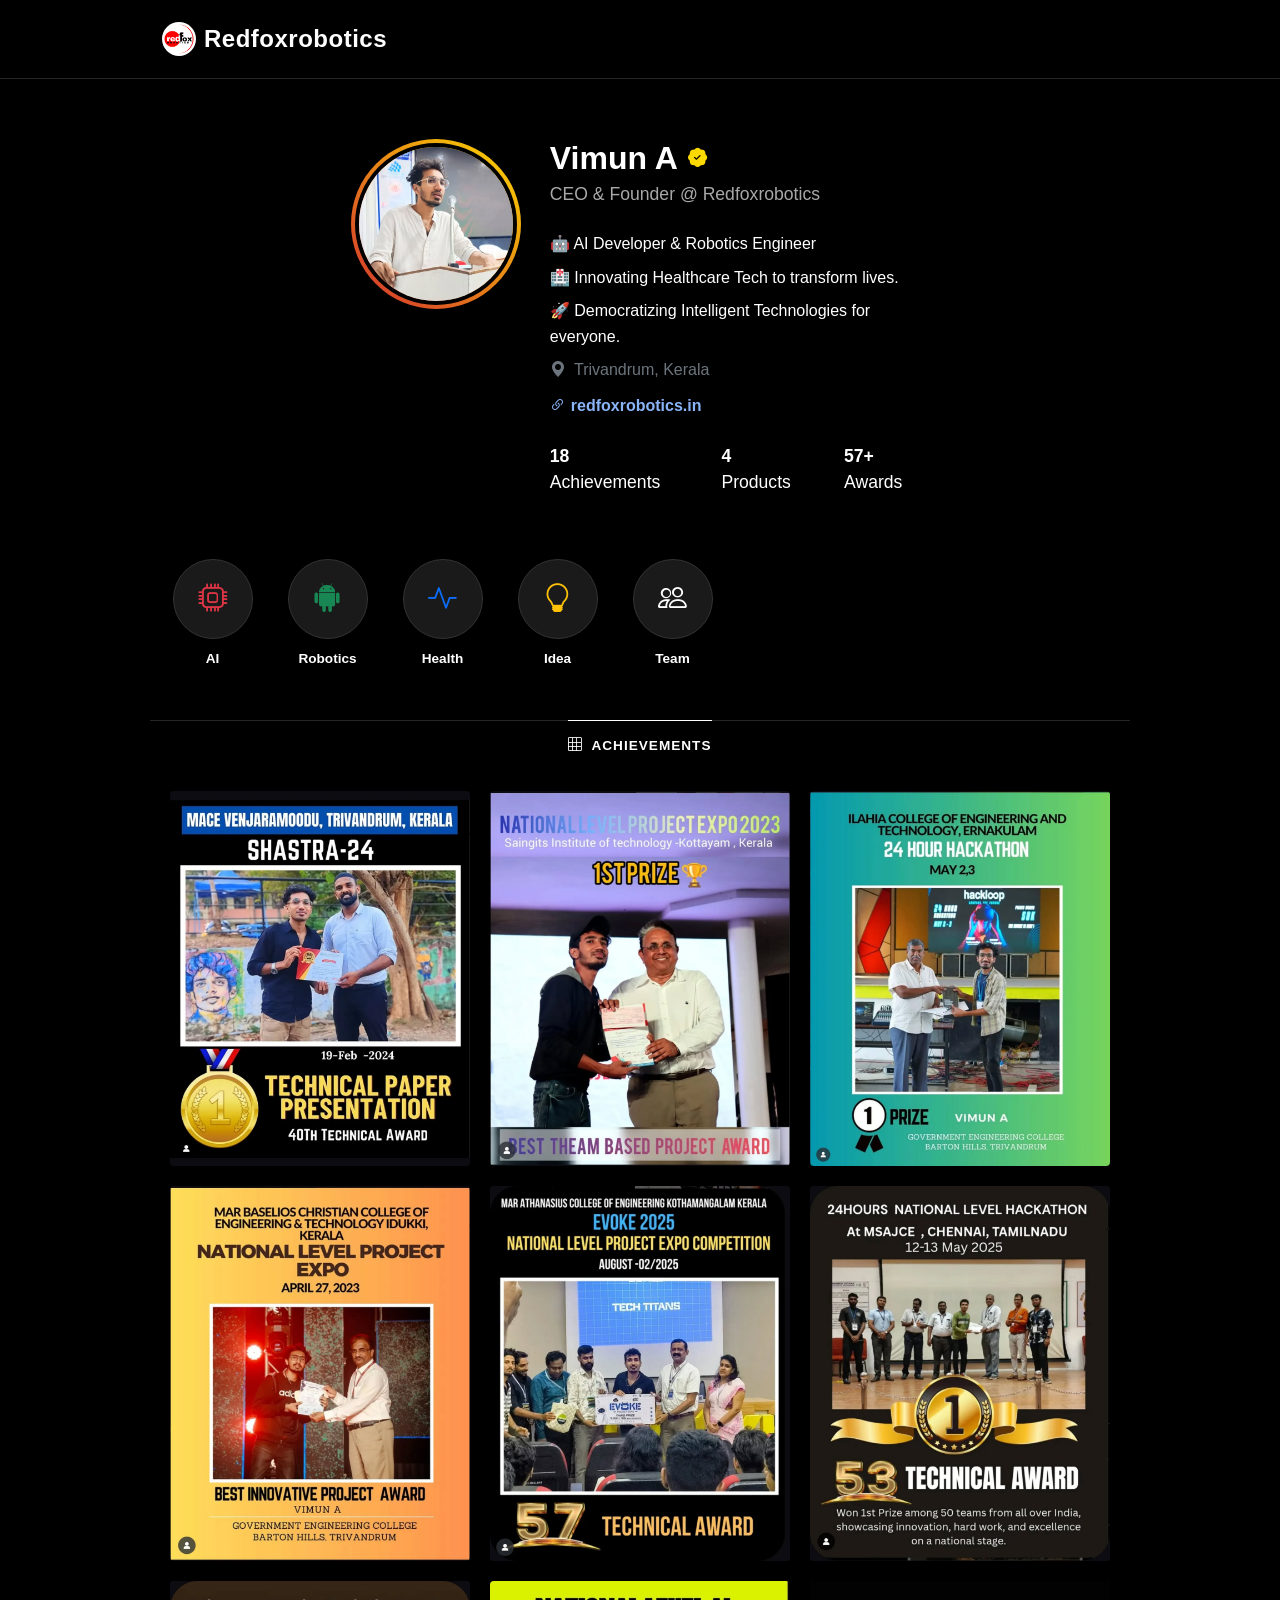
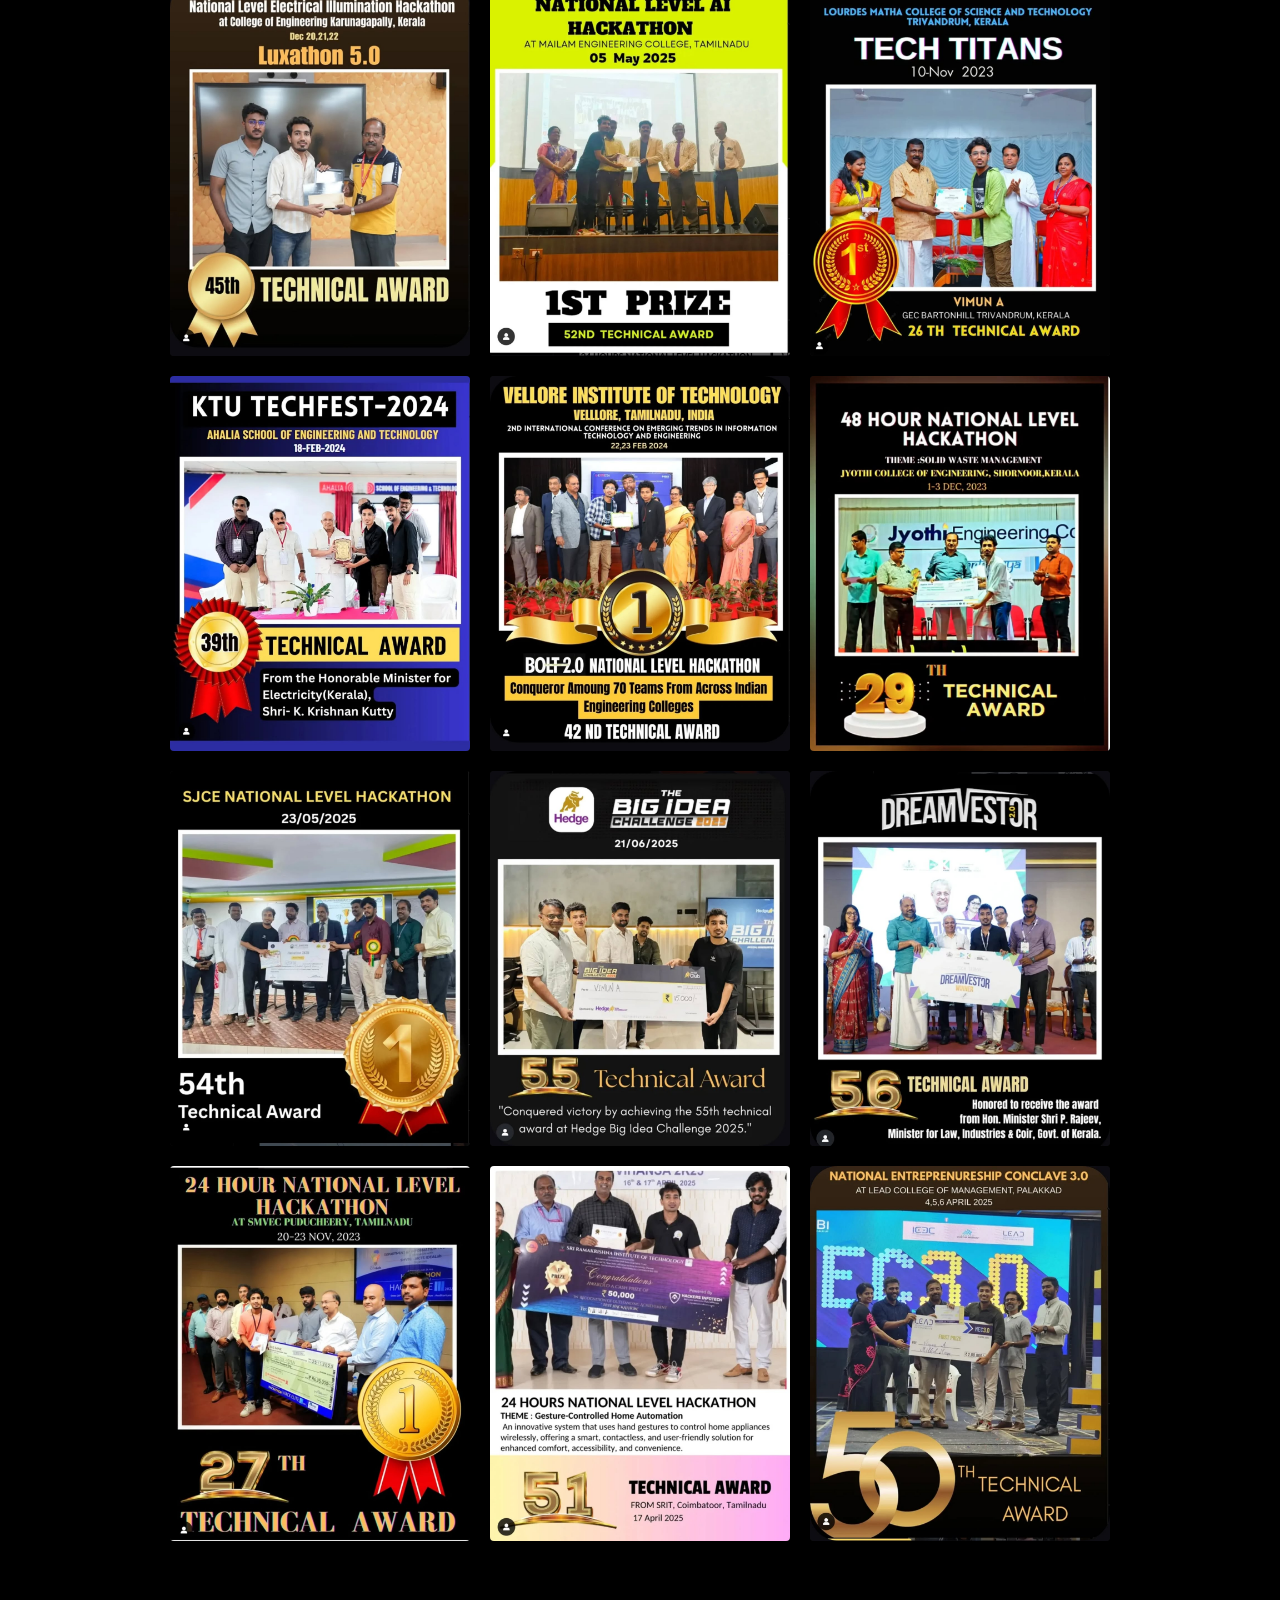
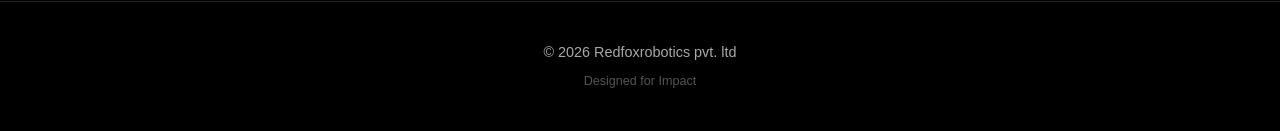
<file: portfolio.html>
<!DOCTYPE html>
<html lang="en">

<head>
    <meta charset="UTF-8" />
    <meta http-equiv="Content-Security-Policy" content="default-src 'none'; script-src 'none'; script-src-attr 'none'; style-src 'self' https://fonts.googleapis.com https://cdn.jsdelivr.net; style-src-attr 'none'; font-src 'self' https://fonts.gstatic.com https://cdn.jsdelivr.net; img-src 'self' data:; media-src 'self'; connect-src 'none'; object-src 'none'; base-uri 'none'; form-action 'none'; frame-src 'none'; worker-src 'none'; upgrade-insecure-requests">
    <meta name="referrer" content="no-referrer">
    <meta name="viewport" content="width=device-width, initial-scale=1.0" />
    <title>Vimun A | Portfolio - Redfoxrobotics.in</title>
    <link rel="icon" type="image/png" sizes="32x32" href="favicon-32.png">
    <!-- Bootstrap CSS -->
    <link href="https://cdn.jsdelivr.net/npm/bootstrap@5.3.8/dist/css/bootstrap.min.css" rel="stylesheet"
        integrity="sha384-sRIl4kxILFvY47J16cr9ZwB07vP4J8+LH7qKQnuqkuIAvNWLzeN8tE5YBujZqJLB" crossorigin="anonymous">
    <!-- Google Fonts -->
    <link
        href="https://fonts.googleapis.com/css2?family=Outfit:wght@300;400;500;700&family=Poppins:wght@400;600;700&display=swap"
        rel="stylesheet">
    <!-- Icons -->
    <link rel="stylesheet" href="https://cdn.jsdelivr.net/npm/bootstrap-icons@1.13.1/font/bootstrap-icons.min.css" integrity="sha384-CK2SzKma4jA5H/MXDUU7i1TqZlCFaD4T01vtyDFvPlD97JQyS+IsSh1nI2EFbpyk" crossorigin="anonymous">

    <link rel="stylesheet" href="assets/css/portfolio.css">
</head>

<body>

    <!-- Top Navigation -->
    <nav class="navbar">
        <div class="container portfolio-nav-container">
            <a class="navbar-brand text-white d-flex align-items-center gap-2" href="index.html">
                <img src="redfox-logo-circle.png" alt="Redfoxrobotics Logo" class="portfolio-brand-logo">
                <span>Redfoxrobotics</span>
            </a>
        </div>
    </nav>

    <!-- Profile Area -->
    <header class="profile-header">
        <div class="row align-items-start">
            <div class="col-md-4 d-flex justify-content-center justify-content-md-start mb-4 mb-md-0">
                <div class="profile-img-container">
                    <img src="2.png" alt="Vimun A" class="profile-img">
                </div>
            </div>

            <div class="col-md-8">
                <div class="profile-info">
                    <h1>Vimun A <i class="bi bi-patch-check-fill verified-badge"></i></h1>
                    <p class="profile-title">CEO & Founder @ Redfoxrobotics</p>

                    <div class="profile-bio">
                        <p class="mb-2"><span class="bio-highlight">🤖 AI Developer & Robotics Engineer</span></p>
                        <p class="mb-2">🏥 Innovating Healthcare Tech to transform lives.</p>
                        <p class="mb-2">🚀 Democratizing Intelligent Technologies for everyone.</p>
                        <p class="mb-0 text-secondary"><i class="bi bi-geo-alt-fill me-1"></i> Trivandrum, Kerala</p>

                        <a href="https://redfoxrobotics.in" class="website-link" target="_blank" rel="noopener noreferrer">
                            <i class="bi bi-link-45deg"></i> redfoxrobotics.in
                        </a>
                    </div>

                    <!-- Stats moved below bio for cleaner flow on desktop, looks more "portfolio" -->
                    <div class="profile-stats mt-4">
                        <div><strong>18</strong> Achievements</div>
                        <div><strong>4</strong> Products</div>
                        <div><strong>57+</strong> Awards</div>
                    </div>
                </div>
            </div>
        </div>
    </header>

    <!-- Skills Highlights -->
    <div class="highlights-container">
        <div class="highlights-scroll">
            <div class="highlight-item">
                <div class="highlight-circle"><i class="bi bi-cpu text-danger"></i></div>
                <div class="highlight-title">AI</div>
            </div>
            <div class="highlight-item">
                <div class="highlight-circle"><i class="bi bi-android2 text-success"></i></div>
                <div class="highlight-title">Robotics</div>
            </div>
            <div class="highlight-item">
                <div class="highlight-circle"><i class="bi bi-activity text-primary"></i></div>
                <div class="highlight-title">Health</div>
            </div>
            <div class="highlight-item">
                <div class="highlight-circle"><i class="bi bi-lightbulb text-warning"></i></div>
                <div class="highlight-title">Idea</div>
            </div>

            <div class="highlight-item">
                <div class="highlight-circle"><i class="bi bi-people text-white"></i></div>
                <div class="highlight-title">Team</div>
            </div>
        </div>
    </div>

    <!-- Gallery Section -->
    <section class="gallery-section">
        <div class="gallery-nav">
            <div class="gallery-tab">
                <i class="bi bi-grid-3x3"></i> ACHIEVEMENTS
            </div>
        </div>

        <div class="gallery-grid">
            <!-- 4:5 Ratio Images -->
            <div class="gallery-item">
                <img src="A1.webp" class="gallery-img" alt="Achievement">
                <div class="gallery-overlay"><span class="overlay-text">Innovation</span></div>
            </div>
            <div class="gallery-item">
                <img src="A2.webp" class="gallery-img" alt="Achievement">
                <div class="gallery-overlay"><span class="overlay-text">Leadership</span></div>
            </div>
            <div class="gallery-item">
                <img src="A3.webp" class="gallery-img" alt="Achievement">
                <div class="gallery-overlay"><span class="overlay-text">Excellence</span></div>
            </div>
            <div class="gallery-item">
                <img src="A4.webp" class="gallery-img" alt="Achievement">
                <div class="gallery-overlay"><span class="overlay-text">Robotics</span></div>
            </div>

            <div class="gallery-item"><img src="A5.webp" class="gallery-img" alt="Achievement"></div>
            <div class="gallery-item"><img src="A6.webp" class="gallery-img" alt="Achievement"></div>
            <div class="gallery-item"><img src="A7.webp" class="gallery-img" alt="Achievement"></div>
            <div class="gallery-item"><img src="A8.webp" class="gallery-img" alt="Achievement"></div>
            <div class="gallery-item"><img src="A9.webp" class="gallery-img" alt="Achievement"></div>
            <div class="gallery-item"><img src="A10.webp" class="gallery-img" alt="Achievement"></div>
            <div class="gallery-item"><img src="A11.webp" class="gallery-img" alt="Achievement"></div>
            <div class="gallery-item"><img src="A12.webp" class="gallery-img" alt="Achievement"></div>
            <div class="gallery-item"><img src="A13.webp" class="gallery-img" alt="Achievement"></div>
            <div class="gallery-item"><img src="A14.webp" class="gallery-img" alt="Achievement"></div>
            <div class="gallery-item"><img src="A15.webp" class="gallery-img" alt="Achievement"></div>
            <div class="gallery-item"><img src="A16.webp" class="gallery-img" alt="Achievement"></div>
            <div class="gallery-item"><img src="A17.webp" class="gallery-img" alt="Achievement"></div>
            <div class="gallery-item"><img src="A18.webp" class="gallery-img" alt="Achievement"></div>
        </div>
    </section>

    <footer>
        <div class="container">
            <p class="mb-2">&copy; 2026 Redfoxrobotics pvt. ltd</p>
            <div class="small opacity-50">Designed for Impact</div>
        </div>
    </footer>
</body>

</html>
</file>
<file: assets/css/site.css>
:root {
  --navy: #071629;
  --navy-dark: #041020;
  --navy-glass: rgba(7, 22, 41, 0.92);
  --ink: #10233d;
  --muted: #66758a;
  --paper: #f5f8fb;
  --cyan: #35cff3;
  --cyan-deep: #008bb3;
  --cyan-light: #e0f8fd;
  --line: #dce6ef;
  --radius-sm: 10px;
  --radius-md: 18px;
  --radius-lg: 24px;
  --radius-full: 9999px;
}

* { box-sizing: border-box; }
html {
  scroll-behavior: smooth;
  -webkit-text-size-adjust: 100%;
}
body {
  margin: 0;
  color: var(--ink);
  background: var(--paper);
  font: 16px/1.6 Manrope, -apple-system, BlinkMacSystemFont, "Segoe UI", Roboto, sans-serif;
  overflow-x: hidden;
  -webkit-font-smoothing: antialiased;
  -moz-osx-font-smoothing: grayscale;
}
img {
  max-width: 100%;
  height: auto;
  display: block;
}
a {
  text-decoration: none;
  color: inherit;
  -webkit-tap-highlight-color: transparent;
}
.container {
  width: min(1180px, calc(100% - 40px));
  margin: auto;
}
section[id] {
  scroll-margin-top: 84px;
}

/* ===== NAVBAR ===== */
.nav {
  position: fixed;
  top: 0;
  left: 0;
  right: 0;
  height: 78px;
  z-index: 1000;
  background: rgba(7, 22, 41, 0.9);
  backdrop-filter: blur(16px);
  -webkit-backdrop-filter: blur(16px);
  border-bottom: 1px solid rgba(255, 255, 255, 0.08);
  display: flex;
  align-items: center;
  transition: background 0.3s ease, border-color 0.3s ease;
}
.nav-in {
  width: min(1230px, calc(100% - 40px));
  margin: auto;
  display: flex;
  justify-content: space-between;
  align-items: center;
  position: relative;
}
.brand {
  display: inline-flex;
  align-items: center;
  gap: 12px;
  font-weight: 800;
  font-size: 1.22rem;
  letter-spacing: -0.035em;
  color: #ffffff;
  flex-shrink: 0;
  z-index: 101;
}
.brand-logo {
  width: 40px;
  height: 40px;
  border-radius: 50%;
  object-fit: cover;
  display: block;
  box-shadow: 0 4px 14px rgba(0, 0, 0, 0.35);
  background: #ffffff;
  flex-shrink: 0;
  transition: transform 0.25s ease;
}
.brand:hover .brand-logo {
  transform: scale(1.05);
}
.brand-name {
  display: inline-block;
  font-weight: 800;
  color: #ffffff;
}

.nav-menu {
  display: flex;
  align-items: center;
  gap: 32px;
}
.links {
  display: flex;
  gap: 26px;
  color: #c9d8e7;
  font-size: 0.9rem;
  font-weight: 600;
  margin: 0;
  padding: 0;
}
.links a {
  transition: color 0.2s ease;
  position: relative;
  padding: 4px 0;
}
.links a:hover {
  color: #ffffff;
}

.nav-cta, .button {
  display: inline-flex;
  gap: 8px;
  align-items: center;
  justify-content: center;
  border-radius: var(--radius-full);
  font-size: 0.92rem;
  font-weight: 800;
  transition: transform 0.2s ease, box-shadow 0.2s ease, background 0.2s ease;
  cursor: pointer;
  border: 1px solid transparent;
  text-align: center;
  touch-action: manipulation;
}
.nav-cta {
  padding: 10px 20px;
  background: #ffffff;
  color: var(--navy);
  box-shadow: 0 4px 16px rgba(0, 0, 0, 0.15);
}
.nav-cta:hover, .button:hover {
  transform: translateY(-2px);
  box-shadow: 0 8px 24px rgba(0, 0, 0, 0.22);
}
.mobile-cta {
  display: none;
}

/* Mobile Hamburger Toggle */
.nav-toggle {
  display: none;
  background: rgba(255, 255, 255, 0.08);
  border: 1px solid rgba(255, 255, 255, 0.16);
  border-radius: 10px;
  width: 44px;
  height: 44px;
  padding: 0;
  cursor: pointer;
  align-items: center;
  justify-content: center;
  flex-direction: column;
  gap: 5px;
  z-index: 101;
  touch-action: manipulation;
  transition: background 0.2s ease;
}
.nav-toggle:hover, .nav-toggle:active {
  background: rgba(255, 255, 255, 0.16);
}
.nav-toggle span {
  display: block;
  width: 22px;
  height: 2.2px;
  background: #ffffff;
  border-radius: 2px;
  transition: transform 0.25s ease, opacity 0.25s ease;
}
.nav-toggle.active span:nth-child(1) {
  transform: translateY(7.2px) rotate(45deg);
}
.nav-toggle.active span:nth-child(2) {
  opacity: 0;
  transform: scaleX(0);
}
.nav-toggle.active span:nth-child(3) {
  transform: translateY(-7.2px) rotate(-45deg);
}

/* ===== HERO VIDEO SHOWCASE (OPENING OF THE WEBSITE - EXACT 16:9 ACTUAL VIDEO RATIO) ===== */
.hero-video-stage {
  position: relative;
  width: 100%;
  aspect-ratio: 16 / 9;
  background: #000000;
  overflow: hidden;
  display: flex;
  align-items: center;
  justify-content: center;
  margin-top: 78px;
  color: #ffffff;
}

.hero-video-container {
  position: absolute;
  inset: 0;
  width: 100%;
  height: 100%;
  overflow: hidden;
  z-index: 1;
}

.hero-video-element {
  position: absolute;
  inset: 0;
  width: 100%;
  height: 100%;
  object-fit: contain;
  object-position: center;
  background: #000000;
  display: block;
}

.hero-video-overlay {
  display: none;
}

/* Center: Play / Pause Button ONLY (No text covering video!) */
.hero-video-center {
  position: absolute;
  inset: 0;
  z-index: 3;
  display: flex;
  align-items: center;
  justify-content: center;
  pointer-events: none;
}

.hero-play-pause-btn {
  width: 86px;
  height: 86px;
  border-radius: 50%;
  background: #ffffff;
  border: 4px solid rgba(255, 255, 255, 0.9);
  box-shadow: 0 16px 45px rgba(0, 0, 0, 0.65), 0 0 35px rgba(255, 255, 255, 0.4);
  cursor: pointer;
  display: inline-flex;
  align-items: center;
  justify-content: center;
  touch-action: manipulation;
  pointer-events: auto;
  transition: transform 0.22s cubic-bezier(0.34, 1.56, 0.64, 1), box-shadow 0.22s ease, opacity 0.3s ease;
  position: relative;
  -webkit-tap-highlight-color: transparent;
}
.hero-play-pause-btn:hover {
  transform: scale(1.12);
  box-shadow: 0 20px 55px rgba(0, 0, 0, 0.75), 0 0 50px rgba(255, 255, 255, 0.55);
}
.hero-play-pause-btn:active {
  transform: scale(0.96);
}
.hero-play-pause-btn .hero-icon-play {
  color: #e62835;
  margin-left: 5px;
  display: block;
}
.hero-play-pause-btn .hero-icon-pause {
  color: #071629;
  display: none;
}

/* When playing, fade out the central play button completely so NOTHING hides the video! */
.hero-video-stage.is-playing .hero-play-pause-btn {
  opacity: 0;
  pointer-events: none;
  transform: scale(0.85);
}
/* On hover while playing, show the pause button gently */
.hero-video-stage.is-playing:hover .hero-play-pause-btn,
.hero-video-stage.is-playing:focus-within .hero-play-pause-btn {
  opacity: 0.92;
  pointer-events: auto;
  transform: scale(1);
}
.hero-video-stage.is-playing .hero-play-pause-btn .hero-icon-play {
  display: none;
}
.hero-video-stage.is-playing .hero-play-pause-btn .hero-icon-pause {
  display: block;
}

/* Top-Right Floating Controls (Sound & Fullscreen) */
.hero-video-top-controls {
  position: absolute;
  top: 14px;
  right: 14px;
  z-index: 5;
  display: flex;
  align-items: center;
  gap: 10px;
}
.hero-ctrl-btn {
  width: 42px;
  height: 42px;
  border-radius: 50%;
  background: rgba(7, 22, 41, 0.85);
  color: #ffffff;
  border: 1px solid rgba(255, 255, 255, 0.3);
  display: inline-flex;
  align-items: center;
  justify-content: center;
  cursor: pointer;
  backdrop-filter: blur(8px);
  -webkit-backdrop-filter: blur(8px);
  box-shadow: 0 4px 16px rgba(0, 0, 0, 0.4);
  touch-action: manipulation;
  transition: transform 0.18s ease, background 0.18s ease, border-color 0.18s ease;
  padding: 0;
  -webkit-tap-highlight-color: transparent;
}
.hero-ctrl-btn:hover {
  background: rgba(0, 139, 179, 0.95);
  border-color: #35cff3;
  transform: scale(1.08);
}
.hero-ctrl-btn .hero-sound-off {
  display: none;
}
.hero-ctrl-btn.is-muted .hero-sound-on {
  display: none;
}
.hero-ctrl-btn.is-muted .hero-sound-off {
  display: block;
}

/* Slim Bottom Video Progress Line (Clean, Minimalist, Edge-to-Edge) */
.hero-progress-line {
  position: absolute;
  bottom: 0;
  left: 0;
  width: 100%;
  height: 4px;
  background: rgba(255, 255, 255, 0.22);
  z-index: 5;
  cursor: pointer;
  transition: height 0.16s ease, background 0.16s ease;
}
.hero-progress-line:hover {
  height: 7px;
  background: rgba(255, 255, 255, 0.35);
}
.hero-progress-fill {
  height: 100%;
  width: 0%;
  background: linear-gradient(90deg, #35cff3, #00d2ff);
  transition: width 0.1s linear;
}

a:focus-visible, button:focus-visible, [tabindex]:focus-visible {
  outline: 3px solid var(--cyan-deep);
  outline-offset: 5px;
}
.eyebrow, .kicker {
  font: 500 0.76rem "DM Mono", monospace;
  letter-spacing: 0.1em;
  text-transform: uppercase;
}
.eyebrow {
  color: var(--cyan);
  margin: 0 0 18px;
  display: inline-flex;
  gap: 9px;
  align-items: center;
  background: rgba(53, 207, 243, 0.1);
  padding: 5px 14px;
  border-radius: var(--radius-full);
  border: 1px solid rgba(53, 207, 243, 0.25);
}
.eyebrow-logo {
  width: 18px;
  height: 18px;
  border-radius: 50%;
  display: inline-block;
}
h1, h2, h3, p { margin-top: 0; }
h1 {
  color: #ffffff;
  max-width: 660px;
  font-size: clamp(2.8rem, 5.4vw, 5.2rem);
  line-height: 1.02;
  letter-spacing: -0.06em;
  margin-bottom: 22px;
  text-shadow: 0 2px 20px rgba(4, 18, 35, 0.85), 0 1px 4px rgba(4, 18, 35, 0.9);
}
h1 span {
  color: var(--cyan);
}
.hero-copy {
  max-width: 520px;
  color: #d3e0ed;
  font-size: 1.08rem;
  line-height: 1.6;
  margin-bottom: 34px;
  text-shadow: 0 1px 12px rgba(4, 18, 35, 0.85);
}
.hero-actions {
  display: flex;
  gap: 14px;
  flex-wrap: wrap;
}
.button {
  padding: 14px 26px;
  min-height: 48px;
}
.primary {
  background: var(--cyan);
  color: #062038;
  font-weight: 800;
}
.primary:hover {
  background: #50d7f7;
}
.secondary {
  border-color: rgba(183, 203, 221, 0.45);
  background: rgba(255, 255, 255, 0.08);
  color: white;
  backdrop-filter: blur(10px);
}
.secondary:hover {
  background: rgba(255, 255, 255, 0.16);
  border-color: white;
}
.hero-foot {
  z-index: 2;
  position: absolute;
  bottom: 24px;
  left: 50%;
  transform: translateX(-50%);
  width: min(1230px, calc(100% - 40px));
  font-size: 0.8rem;
  color: #a9bed4;
  display: flex;
  align-items: center;
  gap: 8px;
}
.hero-foot::before {
  content: "";
  width: 6px;
  height: 6px;
  border-radius: 50%;
  background: var(--cyan);
}

/* ===== SECTIONS COMMON ===== */
section { padding: 96px 0; }
.kicker { color: var(--cyan-deep); }
h2 {
  font-size: clamp(2rem, 4vw, 3.5rem);
  line-height: 1.08;
  letter-spacing: -0.055em;
  margin: 12px 0 20px;
}
.lead {
  font-size: 1.14rem;
  color: #4e5f74;
  max-width: 650px;
  line-height: 1.65;
}
.section-heading {
  display: flex;
  justify-content: space-between;
  gap: 30px;
  align-items: flex-end;
  margin-bottom: 42px;
}
.section-heading p {
  margin: 0;
  max-width: 440px;
  color: var(--muted);
  font-size: 1.02rem;
}

/* ===== INTRO ===== */
.intro { background: #ffffff; }
.intro-grid {
  display: grid;
  grid-template-columns: 1fr 1.25fr;
  gap: 65px;
  align-items: center;
}

/* ===== PRODUCT ===== */
.product { background: #edfbff; }
.product-grid {
  display: grid;
  grid-template-columns: 1fr 1.25fr;
  gap: 65px;
  align-items: center;
}
.product-image {
  background: #ffffff;
  border-radius: var(--radius-lg);
  box-shadow: 0 20px 50px rgba(6, 57, 93, 0.08);
  border: 1px solid var(--line);
  overflow: hidden;
  aspect-ratio: 1.05;
  display: flex;
  align-items: center;
  justify-content: center;
}
.product-image img {
  width: 100%;
  height: 100%;
  object-fit: contain;
  padding: 24px;
  transition: transform 0.5s ease;
}
.product-image:hover img {
  transform: scale(1.03);
}
.number {
  font: 600 0.78rem "DM Mono", monospace;
  letter-spacing: 0.08em;
  color: var(--cyan-deep);
  text-transform: uppercase;
}
h3 {
  font-size: clamp(1.8rem, 2.8vw, 2.75rem);
  line-height: 1.1;
  letter-spacing: -0.05em;
  margin: 10px 0 18px;
}
.product-copy > p { color: #536479; font-size: 1.05rem; }
.features {
  list-style: none;
  padding: 0;
  margin: 28px 0;
  display: grid;
  gap: 14px;
  grid-template-columns: repeat(2, minmax(0, 1fr));
}
.features li {
  display: flex;
  gap: 12px;
  font-weight: 600;
  color: #25405c;
  align-items: flex-start;
  padding: 18px;
  border: 1px solid var(--line);
  border-radius: var(--radius-md);
  background: #ffffff;
  font-size: 0.9rem;
}
.features li strong { display: block; color: var(--ink); margin-bottom: 4px; }
.check {
  display: grid;
  place-items: center;
  flex-shrink: 0;
  width: 22px;
  height: 22px;
  border-radius: 50%;
  background: #c6f4ff;
  color: #007d9e;
  font-size: 0.75rem;
  margin-top: 2px;
  font-weight: 800;
}

/* ===== HOW IT WORKS ===== */
.how {
  background: var(--navy);
  color: white;
  position: relative;
  overflow: hidden;
}
.how .kicker { color: var(--cyan); }
.how p { color: #b9c9d9; }
.how > div > p { max-width: 540px; }
.steps {
  display: grid;
  grid-template-columns: repeat(3, 1fr);
  gap: 20px;
  margin-top: 45px;
}
.step {
  min-height: 200px;
  padding: 28px;
  border-radius: var(--radius-md);
  background: rgba(255, 255, 255, 0.04);
  border: 1px solid rgba(201, 232, 240, 0.12);
  transition: transform 0.25s ease, background 0.25s ease;
}
.step:hover {
  transform: translateY(-4px);
  background: rgba(255, 255, 255, 0.07);
}
.step-icon {
  display: grid;
  place-items: center;
  width: 44px;
  height: 44px;
  border-radius: 12px;
  background: rgba(53, 207, 243, 0.15);
  color: var(--cyan);
  margin-bottom: 24px;
  font-size: 1.3rem;
}
.step h3 {
  font-size: 1.22rem;
  letter-spacing: -0.03em;
  margin-bottom: 8px;
  color: #ffffff;
}
.step p { font-size: 0.92rem; margin: 0; line-height: 1.55; }

/* ===== COMPANION APP ===== */
.companion { background: #ffffff; }
.companion-grid {
  display: grid;
  grid-template-columns: 1fr 1fr;
  gap: 70px;
  align-items: center;
}
.app-features { display: grid; gap: 14px; margin: 28px 0; }
.app-feature {
  display: flex; gap: 16px; align-items: flex-start; padding: 20px;
  border: 1px solid var(--line); border-radius: 18px; background: #f8fbfd;
}
.app-icon {
  flex: 0 0 42px; width: 42px; height: 42px; display: grid; place-items: center;
  border-radius: 13px; background: #dff7fc; color: #087894;
}
.app-icon svg { width: 22px; height: 22px; }
.app-feature h3 { font-size: 1.02rem; letter-spacing: -0.025em; margin: 0 0 5px; }
.app-feature p { color: #607389; font-size: 0.9rem; line-height: 1.6; margin: 0; }
.app-stage {
  margin: 0; padding: 32px 24px 22px; border: 1px solid #d6edf3;
  border-radius: 36px; background: radial-gradient(circle at 50% 30%, #ffffff, #dff6fc 65%, #ecf0ff);
}
.app {
  width: min(350px, 100%); margin: auto; padding: 0; overflow: hidden;
  border: 8px solid #132234; border-radius: 42px; background: #f2f6fa;
  box-shadow: 0 22px 46px rgba(7, 50, 86, 0.22);
  font-size: 13px; line-height: 1.5;
}
.app-header { background: #09243b; color: #ffffff; padding: 12px 18px 20px; }
.app-status { display: flex; align-items: center; justify-content: space-between; font-size: 0.65rem; font-weight: 700; }
.app-camera { width: 76px; height: 20px; border-radius: 20px; background: #031423; }
.app-status-icons { display: flex; align-items: center; gap: 5px; }
.app-status-icons svg { width: 16px; height: 12px; }
.app-brand { display: flex; align-items: center; gap: 10px; margin-top: 18px; }
.app-brand-mark { display: grid; place-items: center; width: 36px; height: 36px; border-radius: 12px; background: var(--cyan); color: #072239; font-size: 1.25rem; font-weight: 800; }
.app-brand strong { font-size: 1.12rem; letter-spacing: -0.035em; }
.app-brand small { display: block; color: #a9cddd; font-size: 0.65rem; }
.app-preview-tag { margin-left: auto; color: #bdebf5; font-size: 0.59rem; border: 1px solid #466274; border-radius: 20px; padding: 4px 8px; }
.app-body { padding: 14px; display: grid; gap: 12px; }
.app-device { display: flex; align-items: center; gap: 10px; background: white; border: 1px solid #dce7ef; border-radius: 16px; padding: 12px; }
.app-device img { width: 36px; height: 48px; object-fit: contain; flex-shrink: 0; }
.app-device strong { font-size: 0.78rem; display: block; }
.app-connected { display: flex; align-items: center; gap: 5px; color: #137653; font-size: 0.65rem; margin-top: 3px; }
.app-connected::before { content: ''; width: 6px; height: 6px; border-radius: 50%; background: #27b781; }
.app-battery { margin-left: auto; text-align: right; color: #52718a; font-size: 0.6rem; }
.app-battery strong { color: #123d54; }
.app-conversation-title { display: flex; align-items: center; justify-content: space-between; padding: 3px 2px 0; }
.app-conversation-title strong { font-size: 0.88rem; }
.app-conversation-title span { font-size: 0.6rem; color: #667e92; }
.app-gesture { padding: 14px; border-radius: 18px; background: #ffffff; border: 1px solid #dce7ef; }
.app-label { display: flex; align-items: center; gap: 6px; color: #607b90; font-size: 0.61rem; font-weight: 700; letter-spacing: 0.02em; }
.app-label svg { width: 15px; height: 15px; flex-shrink: 0; }
.app-recognised { margin-left: auto; color: #147653; font-size: 0.57rem; background: #e8f8f0; padding: 3px 6px; border-radius: 20px; }
.app-gesture h4 { font-size: 1.2rem; line-height: 1.35; letter-spacing: -0.03em; margin: 12px 0; color: #143249; }
.app-output-tags { display: flex; gap: 6px; margin-bottom: 12px; }
.app-output-tags span { color: #126c88; background: #e7f8fc; border: 1px solid #d5edf4; padding: 4px 9px; border-radius: 8px; font-size: 0.61rem; font-weight: 700; }
.app-audio { display: flex; align-items: center; gap: 10px; background: #092d46; color: white; border-radius: 13px; padding: 11px; }
.app-speaker { display: grid; place-items: center; width: 30px; height: 30px; border-radius: 50%; background: #35cff3; color: #072b45; flex-shrink: 0; }
.app-speaker svg { width: 17px; height: 17px; }
.app-audio strong { display: block; font-size: 0.68rem; }
.app-audio small { color: #a4c7db; font-size: 0.56rem; }
.app-wave { display: flex; align-items: center; justify-content: flex-end; gap: 3px; height: 30px; margin-left: auto; color: #35cff3; }
.app-wave i { width: 3px; height: var(--bar); background: currentColor; border-radius: 3px; }
.app-picture { display: flex; align-items: center; gap: 12px; margin-top: 10px; padding: 10px; border-radius: 12px; border: 1px solid #e0ebf3; background: #f7fbfe; }
.app-picture-art { display: grid; place-items: center; width: 62px; height: 58px; background: #dff4ff; border-radius: 10px; flex-shrink: 0; }
.app-picture-art svg { width: 45px; height: 50px; }
.app-picture strong { display: block; font-size: 0.8rem; color: #164665; }
.app-picture small { color: #678297; font-size: 0.6rem; }
.app-reply { padding: 14px; border: 1px solid #bde5ee; background: #e3f6fb; border-radius: 18px 18px 18px 5px; }
.app-reply .app-label { color: #1d758c; }
.app-reply p { margin: 8px 0 4px; font-size: 0.91rem; font-weight: 700; color: #15374e; }
.app-reply small { color: #567c8d; font-size: 0.6rem; }
.app-home-indicator { width: 95px; height: 4px; background: #183249; margin: 3px auto 12px; border-radius: 10px; }
.app-stage figcaption { margin: 18px auto 0; color: #5b768a; font-size: 0.73rem; text-align: center; line-height: 1.6; }
.app-preview-link { display: block; margin-top: 6px; color: #087894; font-weight: 700; text-decoration: underline; text-underline-offset: 3px; }

/* ===== COMMUNITY STORY ===== */
.impact-story { padding: 96px 0; background: #ffffff; }
.impact-card {
  display: grid;
  grid-template-columns: 1.2fr 0.8fr;
  overflow: hidden;
  border: 1px solid var(--line);
  border-radius: var(--radius-lg);
  background: #f7fbfd;
  box-shadow: 0 12px 32px rgba(9, 38, 66, 0.04);
}
.impact-card img {
  width: 100%;
  height: 100%;
  min-height: 420px;
  object-fit: cover;
}
.impact-copy {
  padding: 48px;
  display: flex;
  flex-direction: column;
  justify-content: center;
}
.impact-copy p { color: var(--muted); line-height: 1.6; }
.impact-points {
  display: grid;
  gap: 14px;
  margin-top: 24px;
}
.impact-point {
  display: flex;
  gap: 12px;
  align-items: flex-start;
  color: #23405c;
  font-weight: 700;
}
.impact-point b {
  display: grid;
  place-items: center;
  flex-shrink: 0;
  width: 26px;
  height: 26px;
  border-radius: 50%;
  background: #c6f4ff;
  color: #007d9e;
  font-size: 0.8rem;
  margin-top: 2px;
}

/* ===== ACHIEVEMENTS GALLERY ===== */
.achievements { background: #f1f4f9; }
.awards-scroller {
  display: flex;
  gap: 18px;
  overflow-x: auto;
  padding: 8px 4px 22px;
  scroll-snap-type: x mandatory;
  scrollbar-color: var(--cyan-deep) #dfe8ef;
  scrollbar-width: thin;
  -webkit-overflow-scrolling: touch;
}
.awards-scroller::-webkit-scrollbar { height: 8px; }
.awards-scroller::-webkit-scrollbar-track { background: #dfe8ef; border-radius: 99px; }
.awards-scroller::-webkit-scrollbar-thumb { background: var(--cyan-deep); border-radius: 99px; }
.award-card {
  margin: 0;
  flex: 0 0 min(285px, 72vw);
  scroll-snap-align: start;
  border: 1px solid #d8e5ee;
  border-radius: var(--radius-md);
  overflow: hidden;
  background: white;
  box-shadow: 0 12px 28px rgba(9, 38, 66, 0.08);
  transition: transform 0.25s ease;
}
.award-card:hover {
  transform: translateY(-4px);
}
.award-card img {
  width: 100%;
  height: auto;
  aspect-ratio: 4 / 5;
  object-fit: contain;
  background: #ffffff;
  padding: 8px;
  display: block;
}
.award-card figcaption {
  padding: 12px 16px;
  color: #64758a;
  font: 500 0.72rem "DM Mono", monospace;
  letter-spacing: 0.06em;
  text-transform: uppercase;
  background: #fdfdfd;
  border-top: 1px solid #eef3f7;
}
.scroll-hint {
  margin: 24px 0 0;
  color: #5f7287;
  font: 500 0.76rem "DM Mono", monospace;
  letter-spacing: 0.07em;
  text-transform: uppercase;
  display: flex;
  align-items: center;
  gap: 8px;
}
.scroll-hint span {
  color: var(--cyan-deep);
  font-size: 1.15rem;
}

/* ===== BACKED BY KSUM ===== */
.backed {
  padding: 86px 0;
  background: #f1f4f9;
}
.backed-card {
  margin-top: 32px;
  min-height: 160px;
  display: flex;
  align-items: center;
  justify-content: center;
  gap: 40px;
  padding: 28px 40px;
  border: 1px solid var(--line);
  border-radius: var(--radius-lg);
  background: #ffffff;
  box-shadow: 0 12px 28px rgba(9, 38, 66, 0.04);
}
.backed-card img {
  max-width: 220px;
  max-height: 85px;
  object-fit: contain;
  flex-shrink: 0;
}
.backed-card p {
  margin: 0;
  max-width: 440px;
  color: var(--muted);
  font-size: 1rem;
  line-height: 1.6;
}
.backed-card strong { color: var(--ink); }

/* ===== ABOUT & PROOFS ===== */
.proofs {
  display: grid;
  grid-template-columns: repeat(2, 1fr);
  margin-top: 40px;
  border-top: 1px solid var(--line);
  border-bottom: 1px solid var(--line);
  background: #ffffff;
}
.proof {
  padding: 28px 24px;
  border-right: 1px solid var(--line);
}
.proof:last-child { border-right: 0; }
.proof strong {
  display: block;
  font-size: 2.1rem;
  color: #087293;
  letter-spacing: -0.05em;
  line-height: 1;
  margin-bottom: 6px;
}
.proof span {
  font-size: 0.88rem;
  color: var(--muted);
  line-height: 1.45;
}

/* ===== CONTACT ===== */
.contact {
  background: linear-gradient(130deg, #06182e 0%, #0b3152 100%);
  color: white;
}
.contact-in {
  display: flex;
  justify-content: space-between;
  gap: 40px;
  align-items: center;
}
.contact .kicker { color: var(--cyan); }
.contact h2 { max-width: 620px; color: #ffffff; }
.contact p { max-width: 510px; color: #c1d2e2; font-size: 1.05rem; }
.contact-actions {
  display: flex;
  flex-direction: column;
  gap: 14px;
  flex-shrink: 0;
  min-width: 220px;
}
.contact-actions .button {
  padding: 15px 28px;
}

/* ===== FOOTER ===== */
footer {
  background: #040e1b;
  color: #9cafc2;
  padding: 40px 0 32px;
  font-size: 0.84rem;
  border-top: 1px solid rgba(255, 255, 255, 0.08);
}
.foot {
  display: flex;
  justify-content: space-between;
  align-items: center;
  gap: 24px;
  flex-wrap: wrap;
}
.foot-brand {
  display: flex;
  align-items: center;
  gap: 14px;
}
.foot-logo {
  width: 44px;
  height: 44px;
  border-radius: 50%;
  background: #ffffff;
  padding: 2px;
  box-shadow: 0 2px 10px rgba(0, 0, 0, 0.4);
  flex-shrink: 0;
}
.foot-info strong {
  display: block;
  color: #ffffff;
  font-size: 0.98rem;
  font-weight: 700;
}
.foot-info span {
  display: block;
  color: #7e94a8;
  font-size: 0.78rem;
  margin-top: 2px;
}
.foot-copy {
  color: #6d849a;
  font-size: 0.78rem;
}

/* Keep every section visible even when JavaScript is unavailable. */
.reveal { opacity: 1; }

/* ===== RESPONSIVE STYLES (TABLETS & MOBILE) ===== */
@media (max-width: 1100px) {
  .nav { height: 72px; }
  .nav-toggle { display: inline-flex; }
  .nav-menu {
    position: fixed;
    top: 72px;
    left: 0;
    right: 0;
    background: rgba(5, 17, 34, 0.98);
    backdrop-filter: blur(20px);
    -webkit-backdrop-filter: blur(20px);
    border-bottom: 1px solid rgba(255, 255, 255, 0.12);
    box-shadow: 0 25px 50px rgba(0, 0, 0, 0.5);
    padding: 24px 20px 30px;
    flex-direction: column;
    gap: 20px;
    transform: translateY(-120%);
    opacity: 0;
    visibility: hidden;
    pointer-events: none;
    transition: transform 0.3s cubic-bezier(0.16, 1, 0.3, 1), opacity 0.3s ease;
    max-height: calc(100vh - 72px);
    overflow-y: auto;
  }
  .nav-menu.open {
    transform: translateY(0);
    opacity: 1;
    visibility: visible;
    pointer-events: auto;
  }
  .links {
    display: flex;
    flex-direction: column;
    width: 100%;
    gap: 0;
  }
  .links a {
    font-size: 1.05rem;
    padding: 13px 4px;
    border-bottom: 1px solid rgba(255, 255, 255, 0.07);
    display: block;
    color: #dbe7f3;
  }
  .links a:last-child {
    border-bottom: none;
  }
  .desktop-cta { display: none; }
  .mobile-cta {
    display: inline-flex;
    width: 100%;
    padding: 14px 20px;
    min-height: 48px;
    font-size: 0.96rem;
  }

  .intro-grid, .product-grid, .companion-grid, .impact-card {
    grid-template-columns: 1fr;
    gap: 36px;
  }
  .section-heading {
    display: block;
    margin-bottom: 30px;
  }
  .section-heading p {
    margin-top: 12px;
  }
  .steps {
    grid-template-columns: 1fr;
    gap: 16px;
  }
  .impact-card img {
    min-height: 0;
    height: auto;
    aspect-ratio: 16 / 10;
    max-height: 380px;
  }
  .impact-copy {
    padding: 34px 26px;
  }
  .backed-card {
    flex-direction: column;
    text-align: center;
    gap: 20px;
    padding: 32px 24px;
  }
  .backed-card img {
    max-height: 70px;
  }
  .proofs {
    grid-template-columns: 1fr;
  }
  .proof {
    border-right: none;
    border-bottom: 1px solid var(--line);
  }
  .proof:last-child {
    border-bottom: none;
  }
  .contact-in {
    display: block;
  }
  .contact-actions {
    margin-top: 28px;
  }
  .foot {
    flex-direction: column;
    align-items: flex-start;
    gap: 20px;
  }
}

@media (max-width: 800px) {
  .hero { min-height: auto; padding: 72px 0 36px; }
  .hero-image {
    position: relative;
    inset: auto;
    width: 100%;
    height: auto;
    aspect-ratio: 1672 / 941;
    object-fit: contain;
    opacity: 1;
    filter: none;
  }
  .hero-content { padding: 32px 0 0; }
  .hero-message { max-width: none; }
  .hero-foot { display: none; }
  .hero:after { display: none; }
}

/* ===== MOBILE PHONES (max-width: 600px) ===== */
@media (max-width: 600px) {
  body { font-size: 15px; }
  .container { width: min(100% - 32px, 1180px); }
  .nav { height: 68px; }
  .nav-menu { top: 68px; max-height: calc(100vh - 68px); }
  .nav-in { width: calc(100% - 32px); }
  .brand { font-size: 1.05rem; gap: 9px; }
  .brand-logo { width: 34px; height: 34px; }

  .hero {
    min-height: auto;
    padding: 68px 0 28px;
    align-items: center;
  }
  .hero-content {
    width: calc(100% - 32px);
    padding: 28px 0 0;
  }
  .eyebrow {
    font-size: 0.68rem;
    padding: 4px 10px;
    margin-bottom: 14px;
  }
  .eyebrow-logo {
    width: 15px;
    height: 15px;
  }
  .hero h1 {
    font-size: clamp(2.3rem, 9.8vw, 3.1rem);
    line-height: 1.06;
    margin-bottom: 16px;
  }
  .hero-copy {
    font-size: 0.96rem;
    line-height: 1.55;
    margin-bottom: 24px;
    color: #d8e5f2;
  }
  .hero-actions {
    display: flex;
    flex-direction: row;
    gap: 11px;
    width: 100%;
    max-width: none;
  }
  .hero-actions .button {
    flex: 1;
    padding: 12px 8px;
    font-size: 0.8rem;
    min-height: 50px;
  }
  .hero-foot { display: none; }

  section { padding: 58px 0; }
  h2 { font-size: clamp(1.85rem, 8vw, 2.45rem); margin: 8px 0 16px; }
  .lead { font-size: 1rem; line-height: 1.6; }
  h3 { font-size: clamp(1.6rem, 6.8vw, 2.1rem); }

  .product-image {
    aspect-ratio: 1.12;
    max-height: 320px;
    border-radius: var(--radius-md);
  }
  .product-image img { padding: 16px; }
  .features { gap: 11px; margin: 20px 0; }
  .features { grid-template-columns: 1fr; }
  .features li { font-size: 0.94rem; padding: 18px 16px; }
  .number { font-size: 0.68rem; overflow-wrap: anywhere; }
  .intro-grid {
    gap: 16px;
    padding: 24px;
    border: 1px solid var(--line);
    border-radius: var(--radius-lg);
    background: #f7fbfd;
  }
  .intro-grid .lead { margin-bottom: 0; }
  .companion-grid > div:first-child, #about > .container {
    padding: 24px;
    border: 1px solid var(--line);
    border-radius: var(--radius-lg);
    background: #f7fbfd;
  }
  .proofs { gap: 12px; margin-top: 24px; background: transparent; border: 0; }
  .proof, .proof:last-child {
    border: 1px solid var(--line);
    border-radius: var(--radius-md);
    background: #ffffff;
  }
  .impact-point {
    padding: 14px;
    border: 1px solid var(--line);
    border-radius: 14px;
    background: #ffffff;
  }
  .contact-in {
    padding: 24px;
    border: 1px solid rgba(255, 255, 255, 0.16);
    border-radius: var(--radius-lg);
    background: rgba(255, 255, 255, 0.04);
  }
  .contact-actions { min-width: 0; }
  .foot-brand { min-width: 0; }
  .foot-info { min-width: 0; overflow-wrap: anywhere; }

  .app {
    border-width: 6px;
    border-radius: 36px;
  }
  .app-stage { padding: 22px 12px 18px; border-radius: 26px; }
  .app-header { padding: 10px 12px 18px; }
  .app-body { padding: 10px; gap: 10px; }
  .app-feature { padding: 16px; gap: 12px; background: #ffffff; }
  .app-preview-tag { padding: 3px 6px; }
  .app-audio { gap: 7px; padding: 9px; }
  .app-wave { gap: 2px; }

  .impact-story { padding: 58px 0; }
  .impact-card { border-radius: var(--radius-md); }
  .impact-copy { padding: 26px 18px; }
  .impact-point { font-size: 0.92rem; }

  .award-card {
    flex: 0 0 min(250px, 76vw);
    border-radius: 14px;
  }
  .award-card figcaption { padding: 10px 12px; font-size: 0.68rem; }
  .scroll-hint { font-size: 0.68rem; margin-top: 18px; }

  .backed { padding: 58px 0; }
  .backed-card {
    padding: 26px 18px;
    border-radius: var(--radius-md);
    margin-top: 22px;
  }

  .proof { padding: 20px 16px; }
  .proof strong { font-size: 1.75rem; }
  .proof span { font-size: 0.84rem; }

  .contact-actions {
    width: 100%;
    margin-top: 24px;
  }
  .contact-actions .button {
    width: 100%;
    min-height: 52px;
  }

  footer { padding: 32px 0 24px; }
  .foot-brand { gap: 12px; }
  .foot-logo { width: 38px; height: 38px; }
  .foot-info strong { font-size: 0.92rem; }
  .foot-info span { font-size: 0.74rem; }
  .foot-copy { font-size: 0.74rem; }
}
@media (prefers-reduced-motion: reduce) {
  html { scroll-behavior: auto; }
  *, *::before, *::after { transition: none !important; }
}

.app-icon-definitions { display: none; }
.companion-lead { font-size: 1.02rem; }
.wave-bar-8 { --bar: 8px; }
.wave-bar-15 { --bar: 15px; }
.wave-bar-24 { --bar: 24px; }
.wave-bar-12 { --bar: 12px; }
.wave-bar-27 { --bar: 27px; }
.wave-bar-18 { --bar: 18px; }
.wave-bar-9 { --bar: 9px; }
.wave-bar-21 { --bar: 21px; }

/* Gestalk product presentation and motion */
.skip-link { position: fixed; top: 10px; left: 16px; z-index: 2000; padding: 12px 20px; background: white; color: var(--navy); border-radius: 12px; transform: translateY(-160%); }
.skip-link:focus { transform: none; }
.hero { min-height: 820px; background: radial-gradient(ellipse at 70% 60%, #133e51 0, #071629 55%); }
.hero::after { display: none; }
.hero-content { pointer-events: none; }
.hero-message { max-width: 48%; pointer-events: auto; }
.hero h1 { font-size: clamp(3rem, 5.6vw, 5.2rem); line-height: 1.04; text-shadow: none; }
.hero-copy { text-shadow: none; max-width: 470px; }
.hero .hero-image { position: relative; inset: auto; width: 100%; height: 0; flex: 1 1 auto; min-height: 0; object-fit: contain; object-position: center; padding: 18px 30px; mix-blend-mode: multiply; }
.hero-tags { display: flex; flex-wrap: wrap; gap: 8px; margin-top: 30px; }
.hero-tags span { padding: 7px 12px; border: 1px solid #ffffff26; border-radius: 8px; color: #bcd3df; font-size: .74rem; }
.links a::after { content: ''; position: absolute; bottom: -3px; left: 0; height: 2px; width: 100%; background: var(--cyan); transform: scaleX(0); transform-origin: left; transition: transform .25s; }
.links a:hover::after, .links a[aria-current]::after { transform: scaleX(1); }
.nav.scrolled { background: #041020f5; box-shadow: 0 8px 30px #0002; }
.step { position: relative; }
.step-icon { font: 500 1.1rem 'DM Mono', monospace; }
.demo-heading { text-align: center; margin-bottom: 14px; }
.demo-heading p { font-size: .8rem; color: #4e6575; margin: 8px 0; }
.demo-options { display: flex; justify-content: center; gap: 6px; margin: 0 auto 20px; }
.demo-option { appearance: none; font: 700 .75rem Manrope, sans-serif; border: 1px solid #b9cdd9; border-radius: 999px; padding: 10px 17px; min-height: 44px; cursor: pointer; background: white; color: #244457; transition: background .2s, color .2s; }
.demo-option.selected { background: var(--navy); color: white; border-color: var(--navy); }
.demo-option:hover { border-color: #00788b; }
.gestalk-faq { background: #fff; border-top: 1px solid var(--line); }
.faq-grid { display: grid; grid-template-columns: 1fr 1.15fr; gap: 72px; }
.faq-grid .lead { font-size: 1rem; }
.text-link { color: #00768e; font-weight: 800; border-bottom: 1px solid #8ecbda; padding-bottom: 4px; }
.faq-list details { border-bottom: 1px solid var(--line); }
.faq-list details:first-child { border-top: 1px solid var(--line); }
.faq-list summary { display: flex; align-items: center; justify-content: space-between; gap: 20px; padding: 24px 0; font-weight: 800; cursor: pointer; list-style: none; }
.faq-list summary::-webkit-details-marker { display: none; }
.faq-list summary::after { content: '+'; font: 400 1.5rem 'DM Mono', monospace; color: #00788b; flex-shrink: 0; }
.faq-list details[open] summary::after { content: '−'; }
.faq-list p { color: #526478; font-size: .94rem; padding-right: 20px; line-height: 1.7; }
.faq-list summary:focus-visible { outline: 3px solid var(--cyan-deep); outline-offset: 4px; }
@keyframes enter-soft { from { opacity: 0; transform: translateY(18px); } to { opacity: 1; transform: translateY(0); } }
@keyframes glove-float { 0%, 100% { transform: translateY(0); } 50% { transform: translateY(-8px); } }
@keyframes voice-wave { 0%,100% { transform: scaleY(.45); } 50% { transform: scaleY(1); } }
@media (prefers-reduced-motion: no-preference) {
  .hero-message > * { animation: enter-soft .8s cubic-bezier(.2,.7,.2,1) both; }
  .hero-message h1 { animation-delay: .08s; }
  .hero-copy { animation-delay: .16s; }
  .hero-actions { animation-delay: .24s; }
  .hero-tags { animation-delay: .32s; }
  .reveal { transition: opacity .65s ease, transform .65s cubic-bezier(.2,.7,.2,1); }
  .reveal.reveal-pending { opacity: 0; transform: translateY(24px); }
  .reveal.in-view { opacity: 1; transform: none; }
  .app-stage.in-view .app-wave i { animation: voice-wave 1.1s ease-in-out infinite; }
  .app-wave i:nth-child(3n+1) { animation-delay: -.3s; }
  .app-wave i:nth-child(3n+2) { animation-delay: -.6s; }
  .app-gesture.demo-changing, .app-reply.demo-changing { animation: enter-soft .4s both; }
  .product-image img { transition: transform .7s cubic-bezier(.2,.7,.2,1); }
  .product-image:hover img { transform: scale(1.04) rotate(-2deg); }
}
@media (max-width: 1100px) and (min-width: 801px) {
  .hero { min-height: 760px; }
  .hero h1 { font-size: clamp(3rem, 5.6vw, 4rem); }
}
@media (max-width: 800px) {
  .hero { display: flex; flex-direction: column; min-height: auto; padding: 110px 0 36px; gap: 30px; }
  .hero-content { order: 0; padding: 0; width: calc(100% - 40px); }
  .hero-message { max-width: 620px; }
  .hero h1 { font-size: clamp(2.8rem, 8.5vw, 4.8rem); max-width: 600px; }
  .hero .hero-image { aspect-ratio: auto; object-fit: contain; padding: 16px 30px; }
  .hero-tags { margin-top: 22px; }
  .hero-copy { max-width: 580px; }
  .faq-grid { grid-template-columns: 1fr; gap: 24px; }
  .nav-menu { max-height: calc(100dvh - 72px); }
}
@media (max-width: 600px) {
  .hero { padding: 98px 0 28px; gap: 26px; }
  .hero-content { width: calc(100% - 32px); }
  .hero h1 { font-size: clamp(2.5rem, 10.5vw, 3.8rem); margin-bottom: 20px; }
  .hero-copy { font-size: 1rem; line-height: 1.65; }
  .hero-tags { gap: 6px; }
  .hero-tags span { font-size: .68rem; padding: 6px 9px; }
  .hero-actions .button { font-size: .83rem; }
  .intro-grid, .companion-grid > div:first-child, #about > .container { padding: 0; border: 0; background: transparent; }
  .product-grid { gap: 28px; }
  .features li { padding: 16px; }
  .steps { gap: 14px; }
  .step { padding: 24px; }
  .faq-list summary { padding: 22px 0; font-size: .95rem; }
  .contact-in { padding: 24px 20px; }
  .nav-menu { max-height: calc(100dvh - 68px); }
  section[id] { scroll-margin-top: 82px; }
}
@media (max-width: 350px) {
  .demo-option { padding: 10px 12px; }
}
@media (prefers-reduced-motion: reduce) {
  *, *::before, *::after { animation: none !important; transition: none !important; }
  .reveal.reveal-pending { opacity: 1; transform: none; }
}

/* A human conversation leads the Gestalk homepage. */
.hero { min-height: 720px; display: grid; padding: 76px 0 84px; background: var(--navy); position: relative; overflow: hidden; }
.hero-scene { position: absolute; inset: 0; margin: 0; overflow: hidden; }
.hero .hero-image { position: absolute; inset: 0; width: 100%; height: 100%; min-height: 0; padding: 0; object-fit: cover; object-position: center; mix-blend-mode: normal; aspect-ratio: auto; }
.hero-scene::after { content: ''; position: absolute; inset: 0; background: linear-gradient(90deg, rgba(4,16,32,.96) 0%, rgba(4,16,32,.90) 28%, rgba(4,16,32,.72) 44%, rgba(4,16,32,.20) 65%, rgba(4,16,32,.04) 100%), linear-gradient(0deg, rgba(4,16,32,.6), transparent 28%); pointer-events: none; }
.hero-content { padding: 52px 0; }
.hero-message { max-width: 48%; }
.hero h1 { font-size: clamp(3rem, 5.4vw, 4.9rem); color: #ffffff !important; text-shadow: 0 2px 24px rgba(4, 16, 32, 0.95); }
.hero-copy { color: #e0e9ef; }
.hero-tags span { background: #04102060; color: #e0e9ef; }
.hero-foot { color: #d2e2eb; bottom: 28px; }
@media (prefers-reduced-motion: no-preference) {
  .hero-scene { animation: enter-soft .9s both; }
}
@media (max-width: 1100px) {
  .hero { min-height: auto; display: flex; flex-direction: column; padding: 72px 0 42px; gap: 0; }
  .hero-scene { position: relative; inset: auto; order: 0; width: 100%; aspect-ratio: 16 / 9; flex-shrink: 0; }
  .hero .hero-image { position: absolute; inset: 0; width: 100%; height: 100%; object-fit: contain; padding: 0; }
  .hero-scene::after { background: linear-gradient(0deg, #071629 0%, transparent 24%); }
  .hero-content { order: 1; width: calc(100% - 40px); padding: 20px 0 0; }
  .hero-message { max-width: 730px; }
  .hero h1 { font-size: clamp(2.6rem, 6.5vw, 4.3rem); max-width: 750px; }
  .hero-copy { max-width: 680px; }
  .hero-foot { display: none; }
}
@media (max-width: 600px) {
  .hero { padding: 68px 0 32px; }
  .hero-content { width: calc(100% - 32px); padding: 24px 0 0; }
  .hero h1 { font-size: clamp(2.5rem, 10.5vw, 3.8rem); }
  .hero-copy { font-size: 1rem; }
}

/* Video Demonstration Section */
.product-actions { display: flex; flex-wrap: wrap; gap: 12px; margin-top: 20px; }

.demo-showcase {
  background: #f8fbfd;
  border-top: 1px solid var(--line);
  padding: 84px 0;
}
.demo-showcase-content {
  width: 100%;
}

/* Demo Reel Side-by-Side Showcase (Reel on Left, Text on Right) */
.demo-reel-layout {
  display: grid;
  grid-template-columns: minmax(300px, 420px) 1.15fr;
  gap: 60px;
  align-items: center;
}
.demo-reel-media {
  display: flex;
  justify-content: center;
  width: 100%;
}
.demo-reel-media .video-cinema-stage {
  margin: 0;
  max-width: 400px;
  width: 100%;
  padding: 16px 16px 14px;
  border-radius: 28px;
}
.demo-reel-media .video-theater-frame.mode-demo {
  max-width: 100%;
  border-radius: 20px;
}
.demo-reel-content {
  display: flex;
  flex-direction: column;
}
.demo-reel-content .section-heading-side {
  margin-bottom: 20px;
}
.demo-reel-content .kicker {
  color: var(--cyan-deep);
  margin-bottom: 6px;
}
.demo-reel-content h2 {
  font-size: clamp(2.2rem, 3.8vw, 3.2rem);
  line-height: 1.1;
  letter-spacing: -0.04em;
  margin: 8px 0 16px;
  color: var(--navy);
}
.demo-reel-content .lead {
  font-size: 1.05rem;
  line-height: 1.6;
  color: #4e6575;
  margin: 0;
}
.demo-reel-content .features {
  margin: 20px 0 32px;
}
.demo-reel-content .video-showcase-actions {
  display: flex;
  gap: 14px;
  flex-wrap: wrap;
  margin-top: 4px;
}

@media (max-width: 900px) {
  .demo-reel-layout {
    grid-template-columns: 1fr;
    gap: 36px;
  }
  .demo-reel-media {
    order: 0;
  }
  .demo-reel-content {
    order: 1;
  }
  .demo-reel-media .video-cinema-stage {
    max-width: 340px;
    margin: 0 auto;
  }
  .demo-reel-content .video-showcase-actions {
    flex-direction: column;
    width: 100%;
    gap: 10px;
  }
  .demo-reel-content .video-showcase-actions .button {
    width: 100%;
    text-align: center;
    justify-content: center;
  }
}

/* Video Mode Switcher Pills */
.video-switcher {
  display: flex;
  justify-content: center;
  align-items: center;
  gap: 12px;
  margin: 30px auto 26px;
  flex-wrap: wrap;
}
.video-mode-pill {
  display: inline-flex;
  align-items: center;
  gap: 10px;
  padding: 10px 20px;
  border-radius: 99px;
  border: 1.5px solid var(--line);
  background: #ffffff;
  color: var(--ink);
  font-family: inherit;
  font-size: 0.92rem;
  font-weight: 600;
  cursor: pointer;
  box-shadow: 0 2px 8px rgba(7, 50, 86, 0.04);
  transition: all 0.25s ease;
  -webkit-tap-highlight-color: transparent;
}
.video-mode-pill:hover {
  border-color: var(--cyan);
  box-shadow: 0 6px 18px rgba(7, 50, 86, 0.08);
  transform: translateY(-1px);
}
.video-mode-pill.active {
  background: var(--navy);
  color: #ffffff;
  border-color: var(--navy);
  box-shadow: 0 8px 24px rgba(7, 22, 41, 0.22);
}
.video-mode-pill .pill-dot {
  width: 8px;
  height: 8px;
  border-radius: 50%;
  background: #00b4d8;
  display: inline-block;
  transition: background 0.2s ease, transform 0.2s ease;
}
.video-mode-pill.active .pill-dot {
  background: #35cff3;
  box-shadow: 0 0 8px #35cff3;
  transform: scale(1.15);
}
.video-mode-pill .pill-title {
  font-weight: 600;
  letter-spacing: -0.01em;
}
.video-mode-pill .pill-badge {
  font-family: 'DM Mono', monospace;
  font-size: 0.74rem;
  font-weight: 600;
  padding: 3px 8px;
  border-radius: 99px;
  background: rgba(8, 120, 148, 0.1);
  color: #087894;
  letter-spacing: 0.02em;
}
.video-mode-pill.active .pill-badge {
  background: rgba(255, 255, 255, 0.18);
  color: #35cff3;
}

/* Cinema Theater Stage */
.video-cinema-stage {
  margin: 0 auto;
  max-width: 1040px;
  width: 100%;
  padding: 24px 24px 20px;
  border: 1px solid #d6edf3;
  border-radius: 32px;
  background: radial-gradient(circle at 50% 25%, #ffffff, #dff6fc 60%, #ecf0ff);
  box-shadow: 0 20px 60px rgba(7, 50, 86, 0.09);
  display: flex;
  flex-direction: column;
  align-items: center;
}
.video-theater-frame {
  width: 100%;
  border-radius: 24px;
  background: #071629;
  border: 5px solid #132234;
  box-shadow: 0 24px 64px rgba(7, 50, 86, 0.28);
  overflow: hidden;
  position: relative;
  transition: max-width 0.35s cubic-bezier(0.4, 0, 0.2, 1);
}
.video-theater-frame.mode-film {
  max-width: 100%;
}
.video-theater-frame.mode-demo {
  max-width: 360px;
  margin: 0 auto;
}

/* Theater Top Bar */
.video-theater-bar {
  display: flex;
  align-items: center;
  justify-content: space-between;
  padding: 10px 18px;
  background: #05101d;
  border-bottom: 1px solid rgba(255, 255, 255, 0.08);
  font-size: 0.82rem;
  color: #a3b8cc;
  user-select: none;
}
.theater-bar-left {
  display: flex;
  align-items: center;
  gap: 8px;
}
.theater-status-dot {
  width: 8px;
  height: 8px;
  border-radius: 50%;
  background: #10b981;
  box-shadow: 0 0 8px #10b981;
  display: inline-block;
  animation: theater-pulse 2.2s infinite ease-in-out;
}
@keyframes theater-pulse {
  0%, 100% { opacity: 1; transform: scale(1); }
  50% { opacity: 0.45; transform: scale(0.85); }
}
.theater-status-label {
  font-weight: 600;
  color: #ffffff;
  letter-spacing: -0.01em;
}
.theater-bar-center {
  font-family: 'DM Mono', monospace;
  font-size: 0.78rem;
  font-weight: 500;
  color: #35cff3;
  background: rgba(53, 207, 243, 0.12);
  padding: 3px 12px;
  border-radius: 99px;
  letter-spacing: 0.02em;
  transition: all 0.25s ease;
}
.theater-bar-right {
  display: flex;
  gap: 8px;
  align-items: center;
  font-family: 'DM Mono', monospace;
  font-size: 0.76rem;
}
.theater-badge-hd {
  padding: 2px 7px;
  border-radius: 4px;
  background: rgba(255, 255, 255, 0.12);
  color: #ffffff;
  font-weight: 600;
}
.theater-badge-dur {
  color: #8da4bc;
}

/* Video Viewport & Player */
.video-viewport {
  position: relative;
  width: 100%;
  aspect-ratio: 16 / 9;
  background: #000000;
  overflow: hidden;
  transition: aspect-ratio 0.35s ease;
}
.video-theater-frame.mode-demo .video-viewport {
  aspect-ratio: 9 / 16;
}
.gestalk-video-player {
  width: 100%;
  height: 100%;
  object-fit: contain;
  display: block;
  background: #000000;
}

/* Video Play Overlay */
.video-play-overlay {
  position: absolute;
  inset: 0;
  display: flex;
  flex-direction: column;
  align-items: center;
  justify-content: center;
  background: rgba(4, 16, 32, 0.35);
  z-index: 4;
  opacity: 0;
  pointer-events: none;
  transition: opacity 0.25s ease;
}
.video-theater-frame.video-paused .video-play-overlay {
  opacity: 1;
}
.video-play-circle {
  width: 70px;
  height: 70px;
  border-radius: 50%;
  background: rgba(7, 22, 41, 0.92);
  border: 2px solid rgba(53, 207, 243, 0.6);
  color: #ffffff;
  display: flex;
  align-items: center;
  justify-content: center;
  box-shadow: 0 12px 32px rgba(0, 0, 0, 0.5), 0 0 24px rgba(53, 207, 243, 0.3);
  transform: scale(0.96);
  transition: transform 0.2s ease, background 0.2s ease, border-color 0.2s ease, box-shadow 0.2s ease;
  pointer-events: auto;
  cursor: pointer;
}
.video-play-circle svg {
  width: 32px;
  height: 32px;
  margin-left: 4px;
}
.video-play-circle:hover {
  transform: scale(1.08);
  border-color: #35cff3;
  box-shadow: 0 16px 40px rgba(0, 0, 0, 0.6), 0 0 32px rgba(53, 207, 243, 0.5);
  background: rgba(0, 139, 179, 0.95);
}

/* Video Overlay Action Buttons (Sound & Fullscreen) */
.video-overlay-actions {
  position: absolute;
  top: 14px;
  right: 14px;
  z-index: 5;
  display: flex;
  align-items: center;
  gap: 10px;
}
.video-icon-btn {
  width: 42px;
  height: 42px;
  border-radius: 50%;
  background: rgba(7, 22, 41, 0.86);
  color: #ffffff;
  border: 1px solid rgba(255, 255, 255, 0.3);
  display: inline-flex;
  align-items: center;
  justify-content: center;
  cursor: pointer;
  backdrop-filter: blur(8px);
  -webkit-backdrop-filter: blur(8px);
  box-shadow: 0 4px 16px rgba(0, 0, 0, 0.4);
  touch-action: manipulation;
  transition: transform 0.18s ease, background 0.18s ease, border-color 0.18s ease, box-shadow 0.18s ease;
  padding: 0;
  -webkit-tap-highlight-color: transparent;
}
.video-icon-btn:hover,
.video-icon-btn:active {
  background: rgba(0, 139, 179, 0.95);
  border-color: #35cff3;
  box-shadow: 0 6px 20px rgba(0, 139, 179, 0.45);
  transform: scale(1.08);
}
.video-icon-btn svg {
  display: block;
  pointer-events: none;
}
/* Sound toggle icon states */
.video-icon-btn .icon-sound-on {
  display: none;
}
.video-icon-btn.is-active .icon-sound-off {
  display: none;
}
.video-icon-btn.is-active .icon-sound-on {
  display: block;
}
/* Fullscreen icon states */
.video-icon-btn .icon-fullscreen-exit {
  display: none;
}
.video-icon-btn.is-fullscreen .icon-fullscreen-enter {
  display: none;
}
.video-icon-btn.is-fullscreen .icon-fullscreen-exit {
  display: block;
}

/* Caption */
.video-caption {
  margin-top: 16px;
  font-size: 0.88rem;
  color: var(--muted);
  text-align: center;
  max-width: 760px;
  line-height: 1.5;
}

/* Secondary button in showcase */
.demo-showcase .button.secondary {
  border: 1.5px solid var(--line);
  background: #ffffff;
  color: var(--ink);
  font-weight: 600;
}
.demo-showcase .button.secondary:hover {
  background: #f0f7fb;
  border-color: var(--cyan);
  color: var(--ink);
}

/* Actions */
.video-showcase-actions {
  display: flex;
  justify-content: center;
  gap: 14px;
  margin-top: 36px;
  flex-wrap: wrap;
}

/* Fullscreen support */
.video-theater-frame:fullscreen,
.video-theater-frame:-webkit-full-screen {
  border: none;
  border-radius: 0;
  max-width: 100vw;
  width: 100vw;
  height: 100vh;
  display: flex;
  flex-direction: column;
}
.video-theater-frame:fullscreen .video-viewport,
.video-theater-frame:-webkit-full-screen .video-viewport {
  flex: 1;
  height: 100%;
  aspect-ratio: auto;
}

/* Responsive Breakpoints */
@media (max-width: 991px) {
  .video-cinema-stage {
    padding: 20px 18px 16px;
    border-radius: 28px;
  }
}

@media (max-width: 640px) {
  .hero-video-stage {
    aspect-ratio: 16 / 9;
    margin-top: 68px;
  }
  .hero-play-pause-btn {
    width: 64px;
    height: 64px;
  }
  .hero-play-pause-btn svg {
    width: 28px;
    height: 28px;
  }
  .hero-video-top-controls {
    top: 8px;
    right: 8px;
    gap: 6px;
  }
  .hero-ctrl-btn {
    width: 36px;
    height: 36px;
  }
  .hero-ctrl-btn svg {
    width: 16px;
    height: 16px;
  }
  .hero-progress-line {
    height: 3px;
  }

  .demo-showcase {
    padding: 56px 0;
  }
  .video-cinema-stage {
    padding: 10px 8px 12px;
    border-radius: 20px;
    width: 100%;
  }
  .video-theater-frame {
    border-width: 2px;
    border-radius: 16px;
  }
  .video-theater-bar {
    padding: 8px 12px;
    font-size: 0.74rem;
  }
  .video-overlay-actions {
    top: 8px;
    right: 8px;
    gap: 6px;
  }
  .video-icon-btn {
    width: 36px;
    height: 36px;
  }
  .video-icon-btn svg {
    width: 16px;
    height: 16px;
  }
  .video-caption {
    font-size: 0.8rem;
    padding: 0 6px;
  }
  .video-showcase-actions {
    flex-direction: column;
    gap: 10px;
    width: 100%;
    margin-top: 24px;
  }
  .video-showcase-actions .button {
    width: 100%;
    text-align: center;
    justify-content: center;
  }
}

@media (max-width: 360px) {
  .video-theater-frame {
    border-width: 2px;
    border-radius: 14px;
  }
  .video-mode-pill .pill-badge {
    display: none;
  }
}
</file>
<file: assets/css/portfolio.css>
:root {
    --primary-red: #d32f2f;
    --primary-yellow: #fcd900;
    --dark-bg: #000000;
    --card-bg: #121212;
    --text-main: #ffffff;
    --text-secondary: #a8a8a8;
    --border-color: #262626;
    --accent-gradient: linear-gradient(45deg, #d32f2f, #fcd900);
}

body {
    font-family: 'Outfit', sans-serif;
    background-color: var(--dark-bg);
    color: var(--text-main);
    overflow-x: hidden;
    min-height: 100vh;
    display: flex;
    flex-direction: column;
}

a {
    text-decoration: none;
    color: inherit;
    transition: color 0.3s;
}

/* Navbar */
.navbar {
    background: rgba(0, 0, 0, 0.9);
    backdrop-filter: blur(10px);
    border-bottom: 1px solid var(--border-color);
    padding: 1rem 0;
    position: sticky;
    top: 0;
    z-index: 1000;
}

.navbar-brand {
    font-family: 'Poppins', sans-serif;
    font-weight: 700;
    letter-spacing: 0.5px;
    font-size: 1.5rem;
}

/* Profile Header */
.profile-header {
    padding: 60px 20px 40px;
    max-width: 980px;
    margin: 0 auto;
}

.profile-img-container {
    width: 170px;
    height: 170px;
    margin: 0 auto;
    border-radius: 50%;
    padding: 4px;
    background: var(--accent-gradient);
    position: relative;
}

.profile-img {
    width: 100%;
    height: 100%;
    object-fit: cover;
    border-radius: 50%;
    border: 4px solid var(--dark-bg);
    background-color: #222;
}

.profile-info h1 {
    font-family: 'Poppins', sans-serif;
    font-weight: 600;
    font-size: 2rem;
    margin-bottom: 0.2rem;
    display: flex;
    align-items: center;
    gap: 10px;
}

.verified-badge {
    color: var(--primary-yellow);
    font-size: 1.2rem;
}

.profile-title {
    color: var(--text-secondary);
    font-size: 1.1rem;
    font-weight: 500;
    margin-bottom: 1.5rem;
}

.profile-stats {
    font-size: 1.1rem;
    display: flex;
    gap: 40px;
    margin-bottom: 1.5rem;
}

.profile-stats strong {
    font-weight: 700;
    color: var(--text-main);
    font-family: 'Poppins', sans-serif;
}

.profile-bio {
    font-size: 1rem;
    line-height: 1.6;
    max-width: 600px;
}

.bio-highlight {
    color: #fff;
    font-weight: 500;
}

.website-link {
    color: #8ab4f8;
    font-weight: 600;
    display: inline-flex;
    align-items: center;
    gap: 5px;
    margin-top: 10px;
}

.website-link:hover {
    text-decoration: underline;
}

/* Highlights / Skills */
.highlights-container {
    width: 100%;
    max-width: 980px;
    margin: 0 auto 40px;
    padding: 0 20px;
}

.highlights-scroll {
    display: flex;
    gap: 30px;
    overflow-x: auto;
    padding-bottom: 10px;
    scrollbar-width: none;
}

.highlights-scroll::-webkit-scrollbar {
    display: none;
}

.highlight-item {
    display: flex;
    flex-direction: column;
    align-items: center;
    min-width: 85px;
    cursor: pointer;
    transition: transform 0.2s;
}

.highlight-item:hover {
    transform: translateY(-5px);
}

.highlight-circle {
    width: 80px;
    height: 80px;
    border-radius: 50%;
    border: 1px solid #333;
    background: #1a1a1a;
    display: flex;
    align-items: center;
    justify-content: center;
    margin-bottom: 10px;
    transition: border-color 0.3s;
}

.highlight-item:hover .highlight-circle {
    border-color: var(--text-main);
}

.highlight-circle i {
    font-size: 1.8rem;
}

.highlight-title {
    font-size: 0.85rem;
    font-weight: 600;
    color: var(--text-main);
}

/* Gallery Grid */
.gallery-section {
    border-top: 1px solid var(--border-color);
    max-width: 980px;
    margin: 0 auto;
    flex: 1;
}

.gallery-nav {
    display: flex;
    justify-content: center;
    gap: 60px;
    margin-bottom: 20px;
}

.gallery-tab {
    padding: 15px 0;
    font-size: 0.85rem;
    font-weight: 600;
    letter-spacing: 1px;
    text-transform: uppercase;
    color: var(--text-main);
    border-top: 1px solid var(--text-main);
    margin-top: -1px;
    display: flex;
    align-items: center;
    gap: 8px;
}

.gallery-grid {
    display: grid;
    grid-template-columns: repeat(3, 1fr);
    gap: 20px;
    /* More spacing for professional look */
    padding: 0 20px 60px;
}

.gallery-item {
    position: relative;
    /* 4:5 Aspect Ratio */
    aspect-ratio: 4 / 5;
    overflow: hidden;
    cursor: pointer;
    border-radius: 4px;
    background: #111;
}

.gallery-img {
    width: 100%;
    height: 100%;
    object-fit: cover;
    transition: transform 0.5s ease;
}

.gallery-overlay {
    position: absolute;
    top: 0;
    left: 0;
    width: 100%;
    height: 100%;
    background: linear-gradient(to top, rgba(0, 0, 0, 0.8), transparent 40%);
    display: flex;
    flex-direction: column;
    justify-content: flex-end;
    padding: 20px;
    opacity: 0;
    transition: opacity 0.3s;
}

.gallery-item:hover .gallery-img {
    transform: scale(1.05);
}

.gallery-item:hover .gallery-overlay {
    opacity: 1;
}

.overlay-text {
    color: white;
    font-weight: 600;
    font-size: 1.1rem;
    transform: translateY(10px);
    transition: transform 0.3s;
}

.gallery-item:hover .overlay-text {
    transform: translateY(0);
}

/* Footer */
footer {
    border-top: 1px solid var(--border-color);
    padding: 40px 0;
    background: var(--dark-bg);
    text-align: center;
    font-size: 0.9rem;
    color: var(--text-secondary);
}

/* Mobile Responsive */
@media (max-width: 768px) {
    .profile-header {
        padding: 20px 15px;
        text-align: left;
    }

    .profile-img-container {
        width: 80px;
        height: 80px;
        margin-right: 20px;
        /* Space between image and text */
    }

    .row.align-items-start {
        display: flex;
        flex-direction: row;
        align-items: center;
        /* Align image and info vertically */
    }

    .col-md-4 {
        width: auto;
        padding-right: 0;
    }

    .col-md-8 {
        width: auto;
        flex: 1;
        padding-left: 0;
    }

    .profile-info h1 {
        font-size: 1.3rem;
    }

    .profile-title {
        font-size: 0.9rem;
        margin-bottom: 0.5rem;
    }

    /* Stack stats nicely or keep in row with smaller text */
    .profile-stats {
        margin: 15px 0;
        justify-content: space-between;
        gap: 10px;
        font-size: 0.8rem;
        background: #111;
        padding: 10px;
        border-radius: 8px;
    }

    .profile-stats div {
        text-align: center;
        display: flex;
        flex-direction: column;
    }

    .profile-bio {
        font-size: 0.9rem;
    }

    .highlights-container {
        padding: 0 10px;
        margin-bottom: 20px;
    }

    .highlight-circle {
        width: 65px;
        height: 65px;
    }

    .highlight-circle i {
        font-size: 1.4rem;
    }

    .gallery-tab {
        font-size: 0.75rem;
        padding: 10px 0;
    }

    .gallery-grid {
        gap: 2px;
        /* Tighter Instagram-like gap */
        padding: 0 0 20px;
    }

    .gallery-item {
        border-radius: 0;
    }
}

.portfolio-nav-container { max-width: 980px; }
.portfolio-brand-logo { width: 34px; height: 34px; border-radius: 50%; background: #ffffff; padding: 2px; box-shadow: 0 2px 8px rgba(0,0,0,0.3); object-fit: cover; }
</file>
